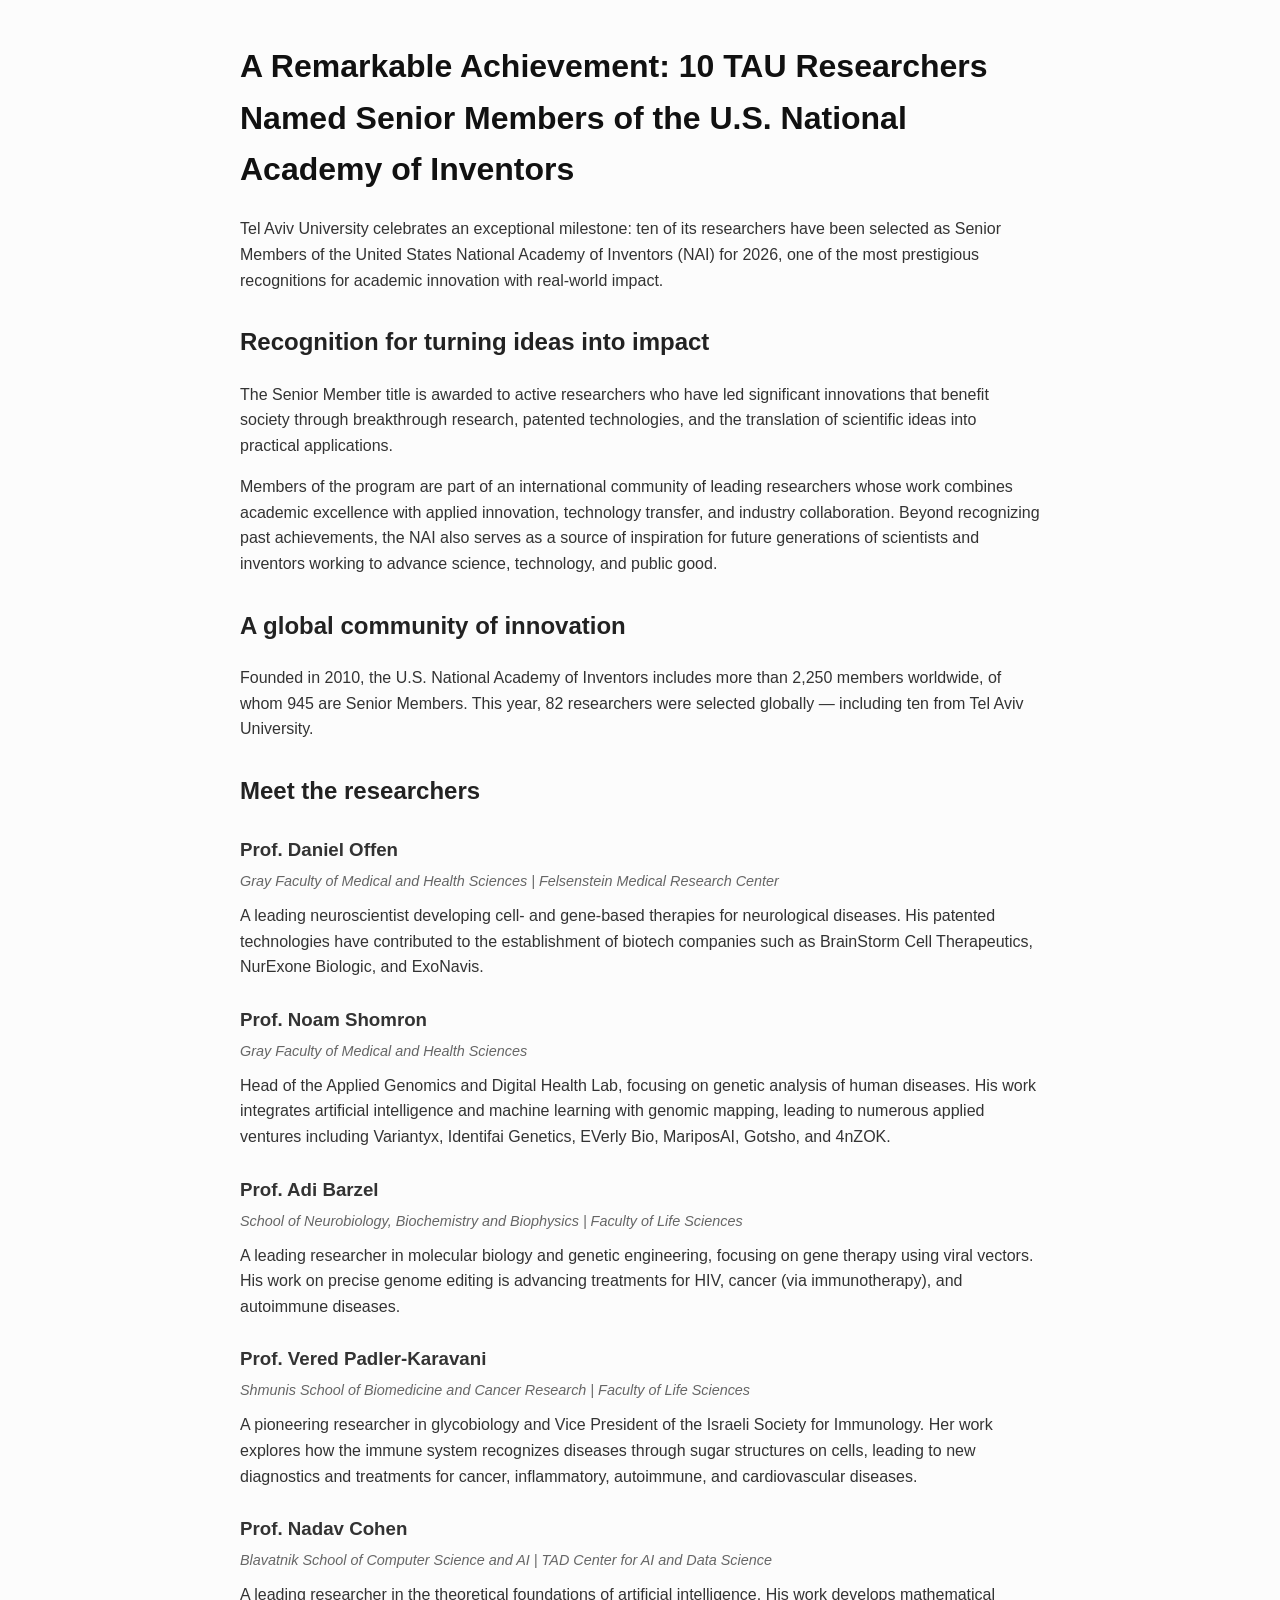
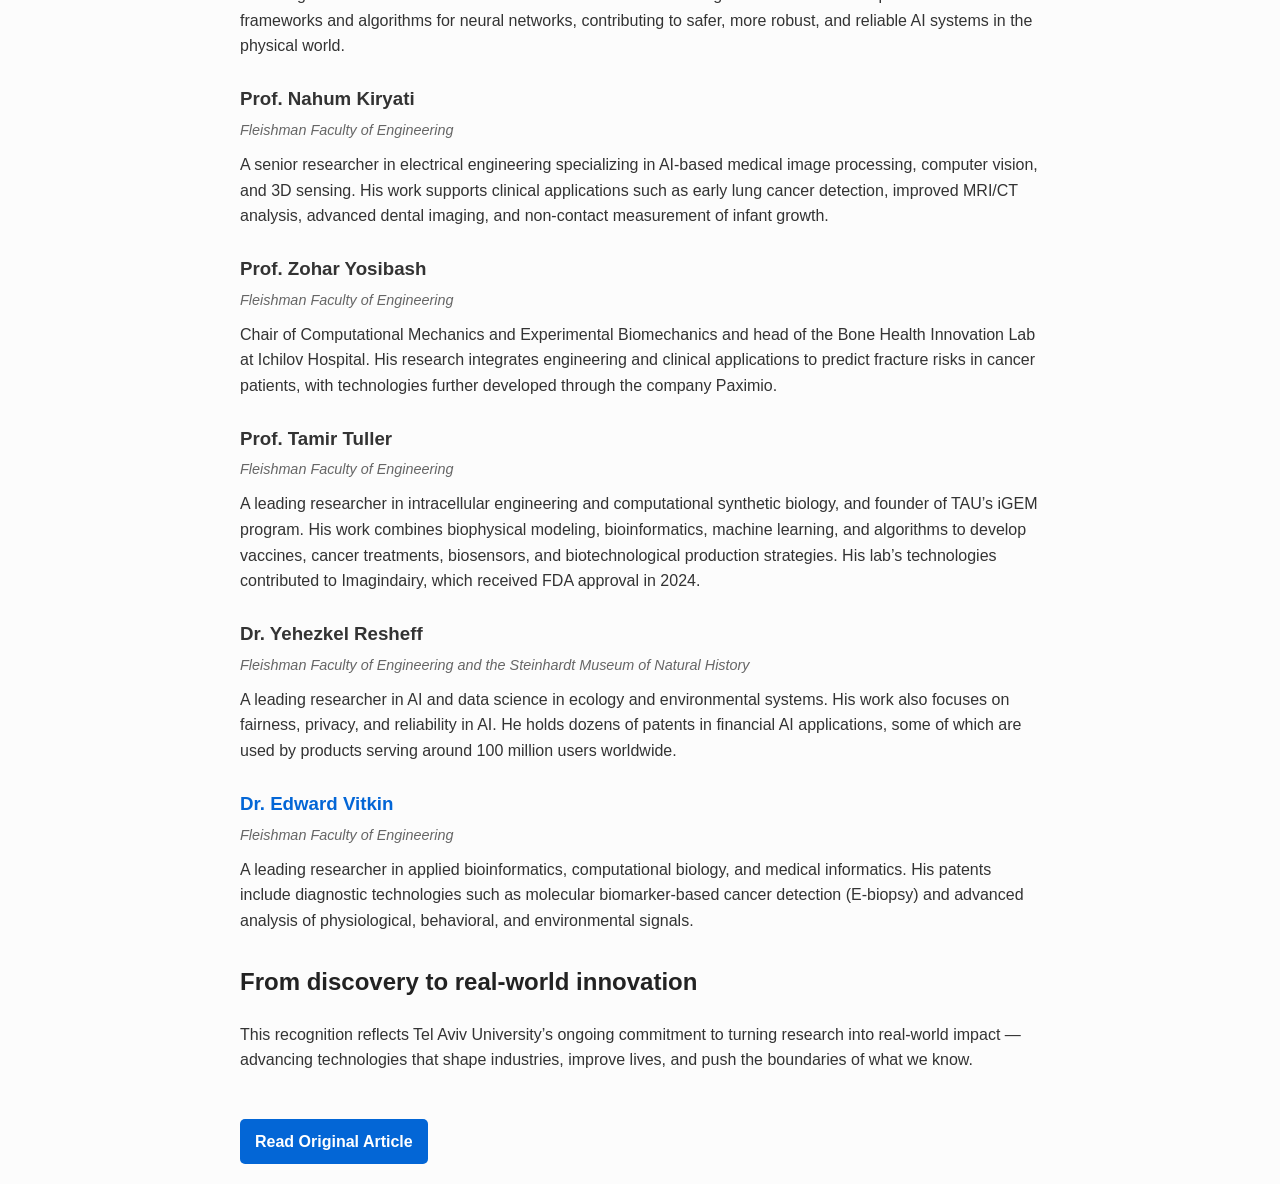
<file: edwardvitkin/innews/10-researchers-academy-of-inventors/index.html>
<!DOCTYPE html>
<html lang="en">
<head>
    <meta charset="utf-8">
    <meta name="viewport" content="width=device-width, initial-scale=1.0">
    <title>A Remarkable Achievement: 10 TAU Researchers Named Senior Members of the U.S. National Academy of Inventors</title>
    <style>
        body { font-family: -apple-system, BlinkMacSystemFont, "Segoe UI", Roboto, Helvetica, Arial, sans-serif; line-height: 1.6; color: #333; max-width: 800px; margin: 0 auto; padding: 20px; background-color: #fcfcfc; }
        h1 { color: #111; }
        h2 { color: #222; margin-top: 30px; }
        h3 { color: #333; margin-top: 25px; margin-bottom: 5px; }
        a { color: #0366d6; text-decoration: none; }
        a:hover { text-decoration: underline; }
        .original-link { display: inline-block; margin-top: 30px; padding: 10px 15px; background: #0366d6; color: white; border-radius: 5px; font-weight: bold; }
        .original-link:hover { text-decoration: none; background: #024b9c; }
        .researcher-affiliation { font-size: 0.9em; color: #666; margin-top: 0; margin-bottom: 10px; font-style: italic; }
        .researcher-desc { margin-top: 0; }
    </style>
</head>
<body>
    <h1>A Remarkable Achievement: 10 TAU Researchers Named Senior Members of the U.S. National Academy of Inventors</h1>
    <p>Tel Aviv University celebrates an exceptional milestone: ten of its researchers have been selected as Senior Members of the United States National Academy of Inventors (NAI) for 2026, one of the most prestigious recognitions for academic innovation with real-world impact.</p>
    
    <h2>Recognition for turning ideas into impact</h2>
    <p>The Senior Member title is awarded to active researchers who have led significant innovations that benefit society through breakthrough research, patented technologies, and the translation of scientific ideas into practical applications.</p>
    <p>Members of the program are part of an international community of leading researchers whose work combines academic excellence with applied innovation, technology transfer, and industry collaboration. Beyond recognizing past achievements, the NAI also serves as a source of inspiration for future generations of scientists and inventors working to advance science, technology, and public good.</p>

    <h2>A global community of innovation</h2>
    <p>Founded in 2010, the U.S. National Academy of Inventors includes more than 2,250 members worldwide, of whom 945 are Senior Members. This year, 82 researchers were selected globally — including ten from Tel Aviv University.</p>

    <h2>Meet the researchers</h2>
    
    <h3>Prof. Daniel Offen</h3>
    <p class="researcher-affiliation">Gray Faculty of Medical and Health Sciences | Felsenstein Medical Research Center</p>
    <p class="researcher-desc">A leading neuroscientist developing cell- and gene-based therapies for neurological diseases. His patented technologies have contributed to the establishment of biotech companies such as BrainStorm Cell Therapeutics, NurExone Biologic, and ExoNavis.</p>

    <h3>Prof. Noam Shomron</h3>
    <p class="researcher-affiliation">Gray Faculty of Medical and Health Sciences</p>
    <p class="researcher-desc">Head of the Applied Genomics and Digital Health Lab, focusing on genetic analysis of human diseases. His work integrates artificial intelligence and machine learning with genomic mapping, leading to numerous applied ventures including Variantyx, Identifai Genetics, EVerly Bio, MariposAI, Gotsho, and 4nZOK.</p>

    <h3>Prof. Adi Barzel</h3>
    <p class="researcher-affiliation">School of Neurobiology, Biochemistry and Biophysics | Faculty of Life Sciences</p>
    <p class="researcher-desc">A leading researcher in molecular biology and genetic engineering, focusing on gene therapy using viral vectors. His work on precise genome editing is advancing treatments for HIV, cancer (via immunotherapy), and autoimmune diseases.</p>

    <h3>Prof. Vered Padler-Karavani</h3>
    <p class="researcher-affiliation">Shmunis School of Biomedicine and Cancer Research | Faculty of Life Sciences</p>
    <p class="researcher-desc">A pioneering researcher in glycobiology and Vice President of the Israeli Society for Immunology. Her work explores how the immune system recognizes diseases through sugar structures on cells, leading to new diagnostics and treatments for cancer, inflammatory, autoimmune, and cardiovascular diseases.</p>

    <h3>Prof. Nadav Cohen</h3>
    <p class="researcher-affiliation">Blavatnik School of Computer Science and AI | TAD Center for AI and Data Science</p>
    <p class="researcher-desc">A leading researcher in the theoretical foundations of artificial intelligence. His work develops mathematical frameworks and algorithms for neural networks, contributing to safer, more robust, and reliable AI systems in the physical world.</p>

    <h3>Prof. Nahum Kiryati</h3>
    <p class="researcher-affiliation">Fleishman Faculty of Engineering</p>
    <p class="researcher-desc">A senior researcher in electrical engineering specializing in AI-based medical image processing, computer vision, and 3D sensing. His work supports clinical applications such as early lung cancer detection, improved MRI/CT analysis, advanced dental imaging, and non-contact measurement of infant growth.</p>

    <h3>Prof. Zohar Yosibash</h3>
    <p class="researcher-affiliation">Fleishman Faculty of Engineering</p>
    <p class="researcher-desc">Chair of Computational Mechanics and Experimental Biomechanics and head of the Bone Health Innovation Lab at Ichilov Hospital. His research integrates engineering and clinical applications to predict fracture risks in cancer patients, with technologies further developed through the company Paximio.</p>

    <h3>Prof. Tamir Tuller</h3>
    <p class="researcher-affiliation">Fleishman Faculty of Engineering</p>
    <p class="researcher-desc">A leading researcher in intracellular engineering and computational synthetic biology, and founder of TAU’s iGEM program. His work combines biophysical modeling, bioinformatics, machine learning, and algorithms to develop vaccines, cancer treatments, biosensors, and biotechnological production strategies. His lab’s technologies contributed to Imagindairy, which received FDA approval in 2024.</p>

    <h3>Dr. Yehezkel Resheff</h3>
    <p class="researcher-affiliation">Fleishman Faculty of Engineering and the Steinhardt Museum of Natural History</p>
    <p class="researcher-desc">A leading researcher in AI and data science in ecology and environmental systems. His work also focuses on fairness, privacy, and reliability in AI. He holds dozens of patents in financial AI applications, some of which are used by products serving around 100 million users worldwide.</p>

    <h3 style="color: #0366d6;">Dr. Edward Vitkin</h3>
    <p class="researcher-affiliation">Fleishman Faculty of Engineering</p>
    <p class="researcher-desc">A leading researcher in applied bioinformatics, computational biology, and medical informatics. His patents include diagnostic technologies such as molecular biomarker-based cancer detection (E-biopsy) and advanced analysis of physiological, behavioral, and environmental signals.</p>

    <h2>From discovery to real-world innovation</h2>
    <p>This recognition reflects Tel Aviv University’s ongoing commitment to turning research into real-world impact — advancing technologies that shape industries, improve lives, and push the boundaries of what we know.</p>
    
    <a href="https://english.tau.ac.il/news/10-researchers-academy-of-inventors" class="original-link" target="_blank">Read Original Article</a>
</body>
</html>
</file>
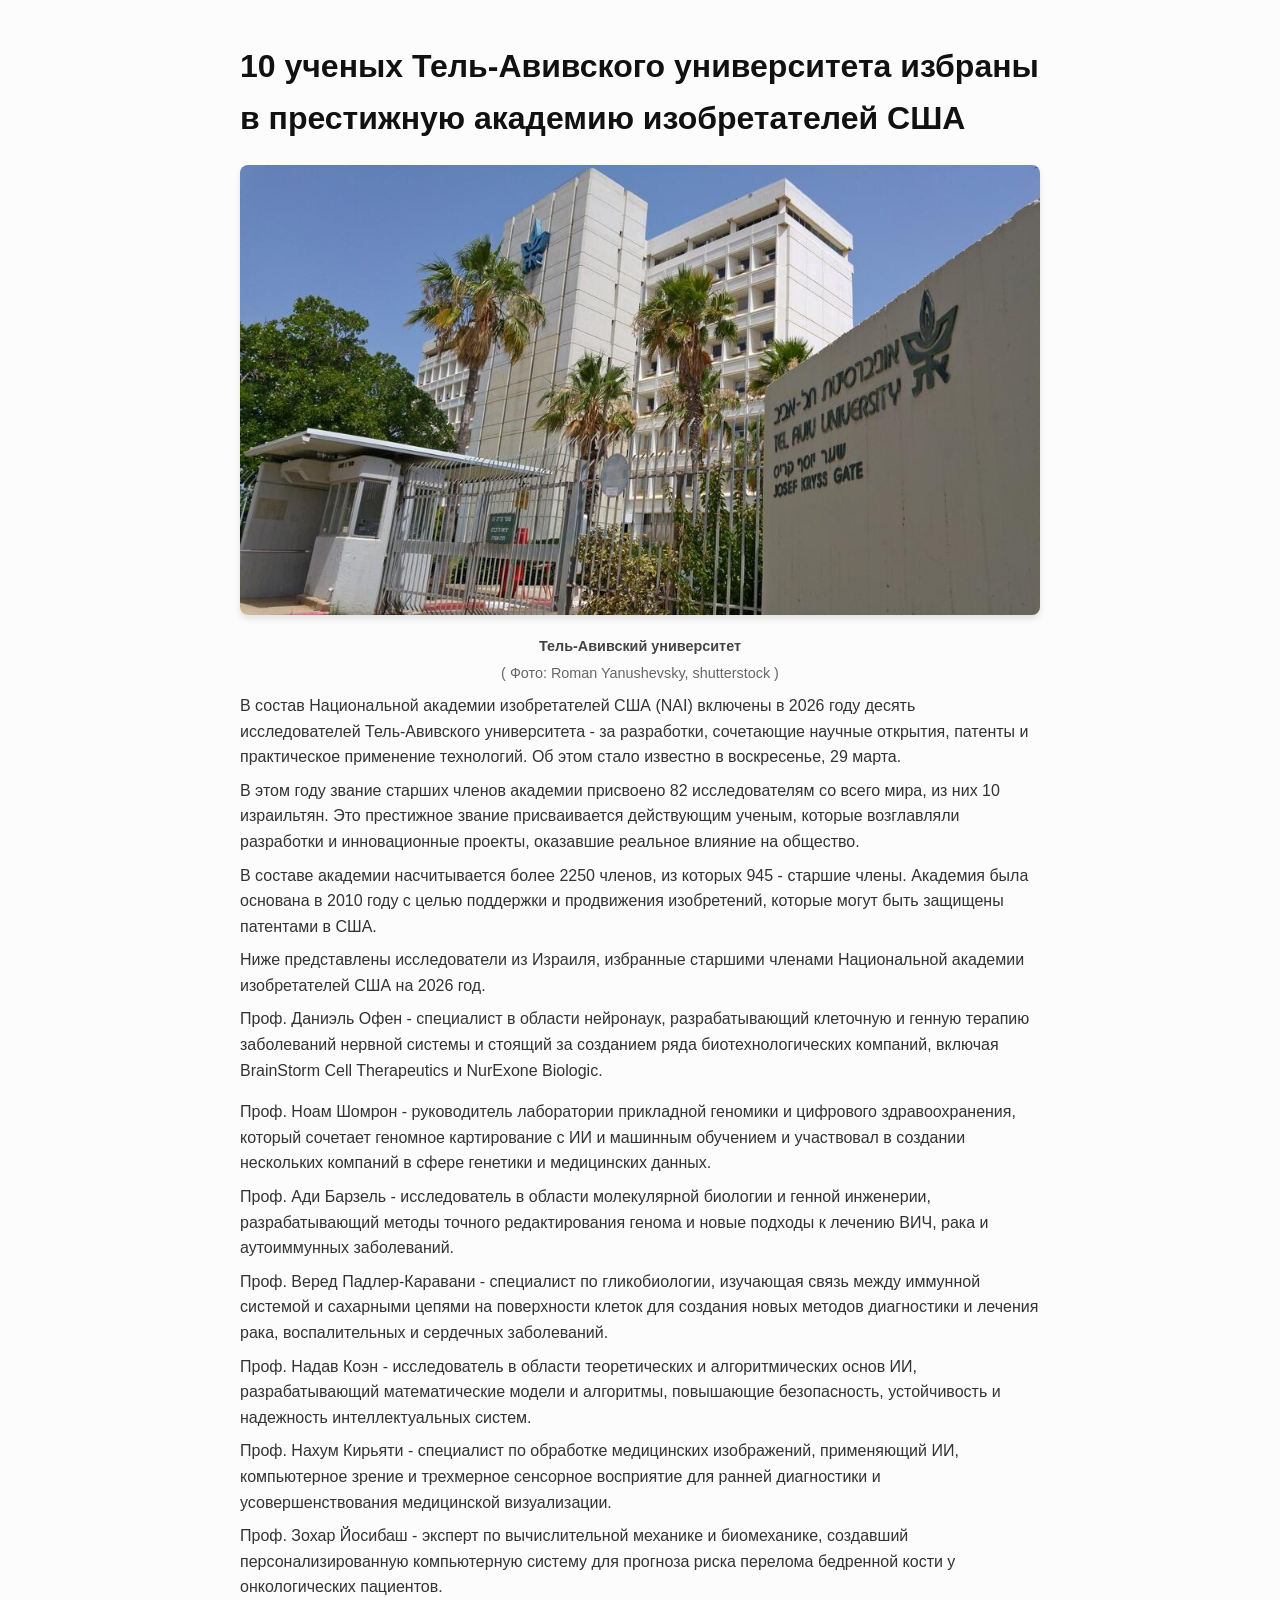
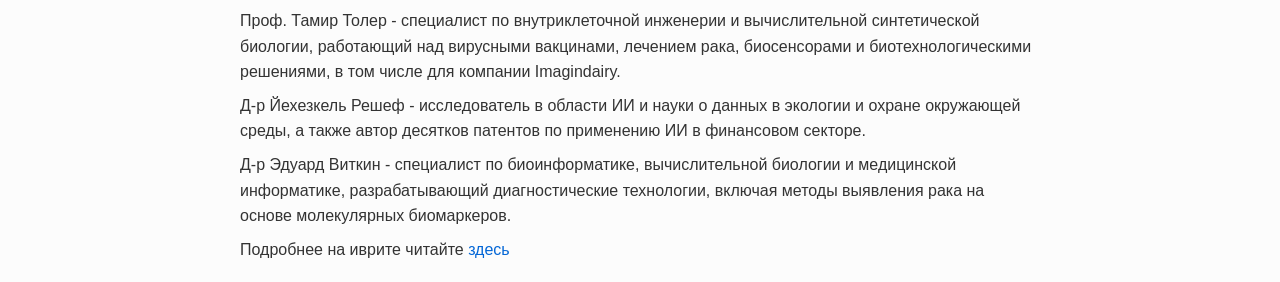
<file: edwardvitkin/innews/10-ученых-тель-авивского-университета-избраны-в-престижную-академию-изобретателей-сша/index.html>
<!DOCTYPE html>
<html lang="en">
<head>
    <meta charset="utf-8">
    <meta name="viewport" content="width=device-width, initial-scale=1.0">
    <title>10 ученых Тель-Авивского университета избраны в престижную академию изобретателей США</title>
    <style>
        body {
            font-family: -apple-system, BlinkMacSystemFont, "Segoe UI", Roboto, Helvetica, Arial, sans-serif;
            line-height: 1.6;
            color: #333;
            max-width: 800px;
            margin: 0 auto;
            padding: 20px;
            background-color: #fcfcfc;
        }
        h1 {
            color: #111;
        }
        img {
            max-width: 100%;
            height: auto;
            display: block;
            margin: 20px auto;
            border-radius: 8px;
            box-shadow: 0 4px 6px rgba(0,0,0,0.1);
        }
        figure { 
            margin: 0; 
            text-align: center;
        }
        figcaption {
            font-size: 0.9em;
            color: #666;
            margin-top: 8px;
        }
        a {
            color: #0366d6;
            text-decoration: none;
        }
        a:hover {
            text-decoration: underline;
        }
        pre, code {
            background-color: #f6f8fa;
            border-radius: 6px;
            padding: 0.2em 0.4em;
        }
        pre {
            padding: 16px;
            overflow: auto;
        }
        
        /* Layout fixes for missing site-specific CSS */
        .galleryCounterExpand, .expand, .mobileView { 
            display: none !important; 
        }
        .ImageDetails {
            margin-top: 8px;
            font-size: 0.9em;
            color: #666;
        }
        .ImageDetails p {
            margin: 0;
            display: inline-block;
        }
        .ImageCaption {
            font-weight: bold;
            display: block !important;
            color: #444;
            margin-bottom: 4px !important;
        }
        .text_editor_paragraph p {
            margin: 0.5em 0;
        }
    </style>
</head>
<body>
    <h1>10 ученых Тель-Авивского университета избраны в престижную академию изобретателей США</h1>
    <html>
 <body>
  <div>
   <div data-contents="true">
    <figure contenteditable="false" data-block="true" data-editor="de36k" data-offset-key="8u1db-0-0">
     <div class="ArticleImageComponenta englishSite full_wide firstImageInArticle">
      <a aria-label="open article gallery" class="gelleryOpener" data-image-id="ArticleImageData.Byxw11a8Ljbx" id="image_ArticleImageData.Byxw11a8Ljbx">
       <p class="galleryCounterExpand">
        <span class="numOfImg">
         1
        </span>
        Еще фото
       </p>
       <p aria-hidden="true" class="expand">
       </p>
       <img alt='אוניברסיטת ת"א ' aria-hidden="false" id="ReduxEditableImage_ArticleImageData.Byxw11a8Ljbx" src="images/S1OlfKRjn_1_0_1000_562_0_x-large.jpg" title="Тель-Авивский университет (Фото: Roman Yanushevsky, shutterstock) "/>
      </a>
      <span class="mobileView">
      </span>
      <div class="ImageDetails">
       <p class="ImageCaption">
        <span class="" contenteditable="false" disabled="">
         Тель-Авивский университет
        </span>
       </p>
       <p class="ImageCredit">
        (
        <span class="" contenteditable="false" disabled="">
         Фото: Roman Yanushevsky, shutterstock
        </span>
        )
       </p>
      </div>
     </div>
    </figure>
    <div class="text_editor_paragraph ltr" data-block="true" data-editor="de36k" data-offset-key="cbag4-0-0">
     <p class="public-DraftStyleDefault-block public-DraftStyleDefault-ltr" data-offset-key="cbag4-0-0">
      <span data-offset-key="cbag4-0-0">
       <span data-text="true">
        В состав Национальной академии изобретателей США (NAI) включены в 2026 году десять исследователей Тель-Авивского университета - за разработки, сочетающие научные открытия, патенты и практическое применение технологий. Об этом стало известно в воскресенье, 29 марта.
       </span>
      </span>
     </p>
    </div>
    <div class="text_editor_paragraph ltr" data-block="true" data-editor="de36k" data-offset-key="1g9km-0-0">
     <p class="public-DraftStyleDefault-block public-DraftStyleDefault-ltr" data-offset-key="1g9km-0-0">
      <span data-offset-key="1g9km-0-0">
       <span data-text="true">
        В этом году звание старших членов академии присвоено 82 исследователям со всего мира, из них 10 израильтян.  Это престижное звание присваивается действующим ученым, которые возглавляли разработки и инновационные проекты, оказавшие реальное влияние на общество.
       </span>
      </span>
     </p>
    </div>
    <div class="text_editor_paragraph ltr" data-block="true" data-editor="de36k" data-offset-key="6tvf-0-0">
     <p class="public-DraftStyleDefault-block public-DraftStyleDefault-ltr" data-offset-key="6tvf-0-0">
      <span data-offset-key="6tvf-0-0">
       <span data-text="true">
        В составе академии насчитывается более 2250 членов, из которых 945 - старшие члены. Академия была основана в 2010 году с целью поддержки и продвижения изобретений, которые могут быть защищены патентами в США.
       </span>
      </span>
     </p>
    </div>
    <div class="text_editor_paragraph ltr" data-block="true" data-editor="de36k" data-offset-key="54c51-0-0">
     <p class="public-DraftStyleDefault-block public-DraftStyleDefault-ltr" data-offset-key="54c51-0-0">
      <span data-offset-key="54c51-0-0">
       <span data-text="true">
        Ниже представлены исследователи из Израиля, избранные старшими членами Национальной академии изобретателей США на 2026 год.
       </span>
      </span>
     </p>
    </div>
    <div class="text_editor_paragraph ltr" data-block="true" data-editor="de36k" data-offset-key="4hm62-0-0">
     <p class="public-DraftStyleDefault-block public-DraftStyleDefault-ltr" data-offset-key="4hm62-0-0">
      <span data-offset-key="4hm62-0-0">
       <span data-text="true">
        Проф. Даниэль Офен
       </span>
      </span>
      <span data-offset-key="4hm62-0-1">
       <span data-text="true">
        - специалист в области нейронаук, разрабатывающий клеточную и генную терапию заболеваний нервной системы и стоящий за созданием ряда биотехнологических компаний, включая BrainStorm Cell Therapeutics и NurExone Biologic.
       </span>
      </span>
     </p>
    </div>
    <p id="Taboola-inline-video">
    </p>
    <div class="text_editor_paragraph ltr" data-block="true" data-editor="de36k" data-offset-key="dbq6v-0-0">
     <p class="public-DraftStyleDefault-block public-DraftStyleDefault-ltr" data-offset-key="dbq6v-0-0">
      <span data-offset-key="dbq6v-0-0">
       <span data-text="true">
        Проф. Ноам Шомрон
       </span>
      </span>
      <span data-offset-key="dbq6v-0-1">
       <span data-text="true">
        - руководитель лаборатории прикладной геномики и цифрового здравоохранения, который сочетает геномное картирование с ИИ и машинным обучением и участвовал в создании нескольких компаний в сфере генетики и медицинских данных.
       </span>
      </span>
     </p>
    </div>
    <div class="text_editor_paragraph ltr" data-block="true" data-editor="de36k" data-offset-key="egvoj-0-0">
     <p class="public-DraftStyleDefault-block public-DraftStyleDefault-ltr" data-offset-key="egvoj-0-0">
      <span data-offset-key="egvoj-0-0">
       <span data-text="true">
        Проф. Ади Барзель
       </span>
      </span>
      <span data-offset-key="egvoj-0-1">
       <span data-text="true">
        - исследователь в области молекулярной биологии и генной инженерии, разрабатывающий методы точного редактирования генома и новые подходы к лечению ВИЧ, рака и аутоиммунных заболеваний.
       </span>
      </span>
     </p>
    </div>
    <div class="text_editor_paragraph ltr" data-block="true" data-editor="de36k" data-offset-key="eul3c-0-0">
     <p class="public-DraftStyleDefault-block public-DraftStyleDefault-ltr" data-offset-key="eul3c-0-0">
      <span data-offset-key="eul3c-0-0">
       <span data-text="true">
        Проф. Веред Падлер-Каравани
       </span>
      </span>
      <span data-offset-key="eul3c-0-1">
       <span data-text="true">
        - специалист по гликобиологии, изучающая связь между иммунной системой и сахарными цепями на поверхности клеток для создания новых методов диагностики и лечения рака, воспалительных и сердечных заболеваний.
       </span>
      </span>
     </p>
    </div>
    <div class="text_editor_paragraph ltr" data-block="true" data-editor="de36k" data-offset-key="9ajtd-0-0">
     <p class="public-DraftStyleDefault-block public-DraftStyleDefault-ltr" data-offset-key="9ajtd-0-0">
      <span data-offset-key="9ajtd-0-0">
       <span data-text="true">
        Проф. Надав Коэн
       </span>
      </span>
      <span data-offset-key="9ajtd-0-1">
       <span data-text="true">
        - исследователь в области теоретических и алгоритмических основ ИИ, разрабатывающий математические модели и алгоритмы, повышающие безопасность, устойчивость и надежность интеллектуальных систем.
       </span>
      </span>
     </p>
    </div>
    <div class="text_editor_paragraph ltr" data-block="true" data-editor="de36k" data-offset-key="7mls9-0-0">
     <p class="public-DraftStyleDefault-block public-DraftStyleDefault-ltr" data-offset-key="7mls9-0-0">
      <span data-offset-key="7mls9-0-0">
       <span data-text="true">
        Проф. Нахум Кирьяти
       </span>
      </span>
      <span data-offset-key="7mls9-0-1">
       <span data-text="true">
        - специалист по обработке медицинских изображений, применяющий ИИ, компьютерное зрение и трехмерное сенсорное восприятие для ранней диагностики и усовершенствования медицинской визуализации.
       </span>
      </span>
     </p>
    </div>
    <div class="text_editor_paragraph ltr" data-block="true" data-editor="de36k" data-offset-key="fvlca-0-0">
     <p class="public-DraftStyleDefault-block public-DraftStyleDefault-ltr" data-offset-key="fvlca-0-0">
      <span data-offset-key="fvlca-0-0">
       <span data-text="true">
        Проф. Зохар Йосибаш
       </span>
      </span>
      <span data-offset-key="fvlca-0-1">
       <span data-text="true">
        - эксперт по вычислительной механике и биомеханике, создавший персонализированную компьютерную систему для прогноза риска перелома бедренной кости у онкологических пациентов.
       </span>
      </span>
     </p>
    </div>
    <div class="text_editor_paragraph ltr" data-block="true" data-editor="de36k" data-offset-key="k6ah-0-0">
     <p class="public-DraftStyleDefault-block public-DraftStyleDefault-ltr" data-offset-key="k6ah-0-0">
      <span data-offset-key="k6ah-0-0">
       <span data-text="true">
        Проф. Тамир Толер
       </span>
      </span>
      <span data-offset-key="k6ah-0-1">
       <span data-text="true">
        - специалист по внутриклеточной инженерии и вычислительной синтетической биологии, работающий над вирусными вакцинами, лечением рака, биосенсорами и биотехнологическими решениями, в том числе для компании Imagindairy.
       </span>
      </span>
     </p>
    </div>
    <div class="text_editor_paragraph ltr" data-block="true" data-editor="de36k" data-offset-key="ckamf-0-0">
     <p class="public-DraftStyleDefault-block public-DraftStyleDefault-ltr" data-offset-key="ckamf-0-0">
      <span data-offset-key="ckamf-0-0">
       <span data-text="true">
        Д-р Йехезкель Решеф
       </span>
      </span>
      <span data-offset-key="ckamf-0-1">
       <span data-text="true">
        - исследователь в области ИИ и науки о данных в экологии и охране окружающей среды, а также автор десятков патентов по применению ИИ в финансовом секторе.
       </span>
      </span>
     </p>
    </div>
    <div class="text_editor_paragraph ltr" data-block="true" data-editor="de36k" data-offset-key="9ntav-0-0">
     <p class="public-DraftStyleDefault-block public-DraftStyleDefault-ltr" data-offset-key="9ntav-0-0">
      <span data-offset-key="9ntav-0-0">
       <span data-text="true">
        Д-р Эдуард Виткин
       </span>
      </span>
      <span data-offset-key="9ntav-0-1">
       <span data-text="true">
        - специалист по биоинформатике, вычислительной биологии и медицинской информатике, разрабатывающий диагностические технологии, включая методы выявления рака на основе молекулярных биомаркеров.
       </span>
      </span>
     </p>
    </div>
    <div class="text_editor_paragraph ltr" data-block="true" data-editor="de36k" data-offset-key="4g1h9-0-0">
     <div class="public-DraftStyleDefault-block public-DraftStyleDefault-ltr" data-offset-key="4g1h9-0-0">
      <span data-offset-key="4g1h9-0-0">
       <span data-text="true">
        Подробнее на иврите читайте
       </span>
      </span>
      <a href="https://www.ynet.co.il/environment-science/article/rjf9t4uswg" id="ryfQetVTnuabg" target="_blank" title="открывается в новой вкладке">
       <span data-offset-key="4g1h9-1-0">
        <span data-text="true">
         здесь
        </span>
       </span>
      </a>
     </div>
    </div>
   </div>
  </div>
 </body>
</html>

</body>
</html>
</file>
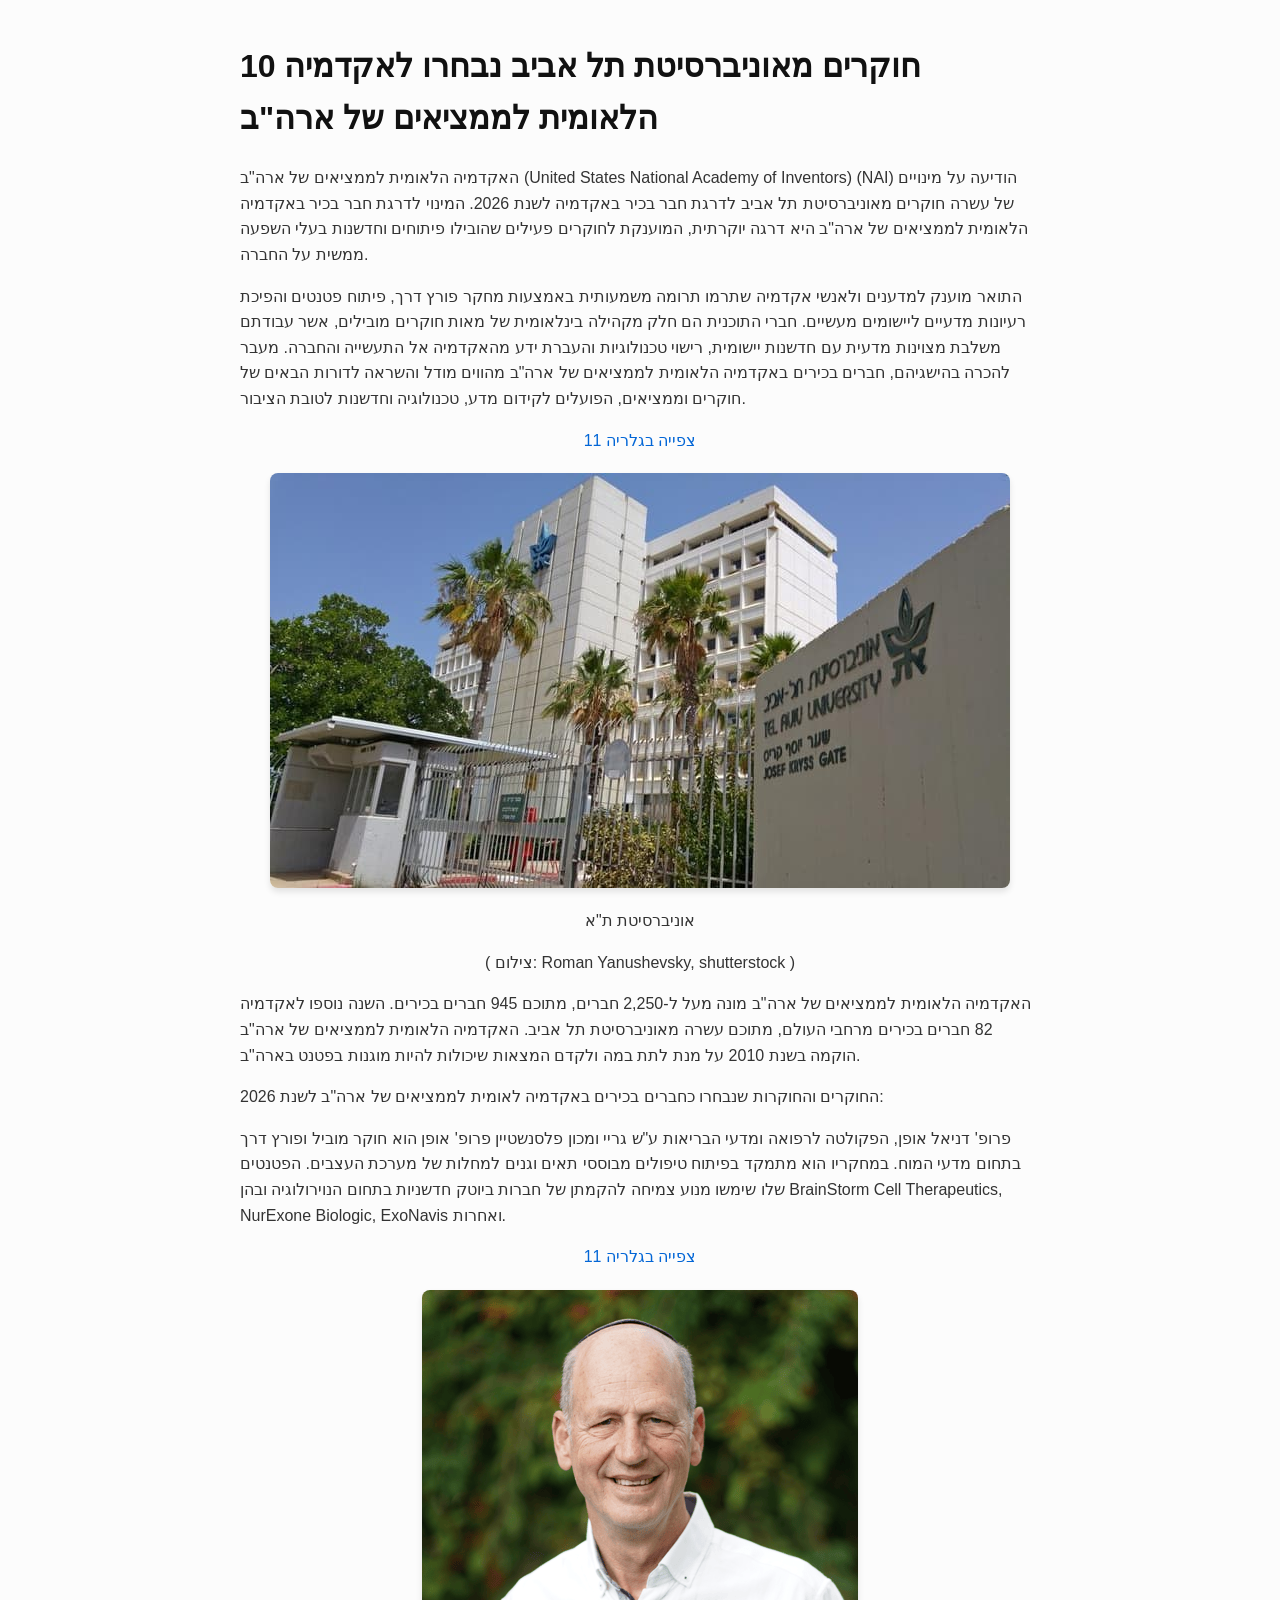
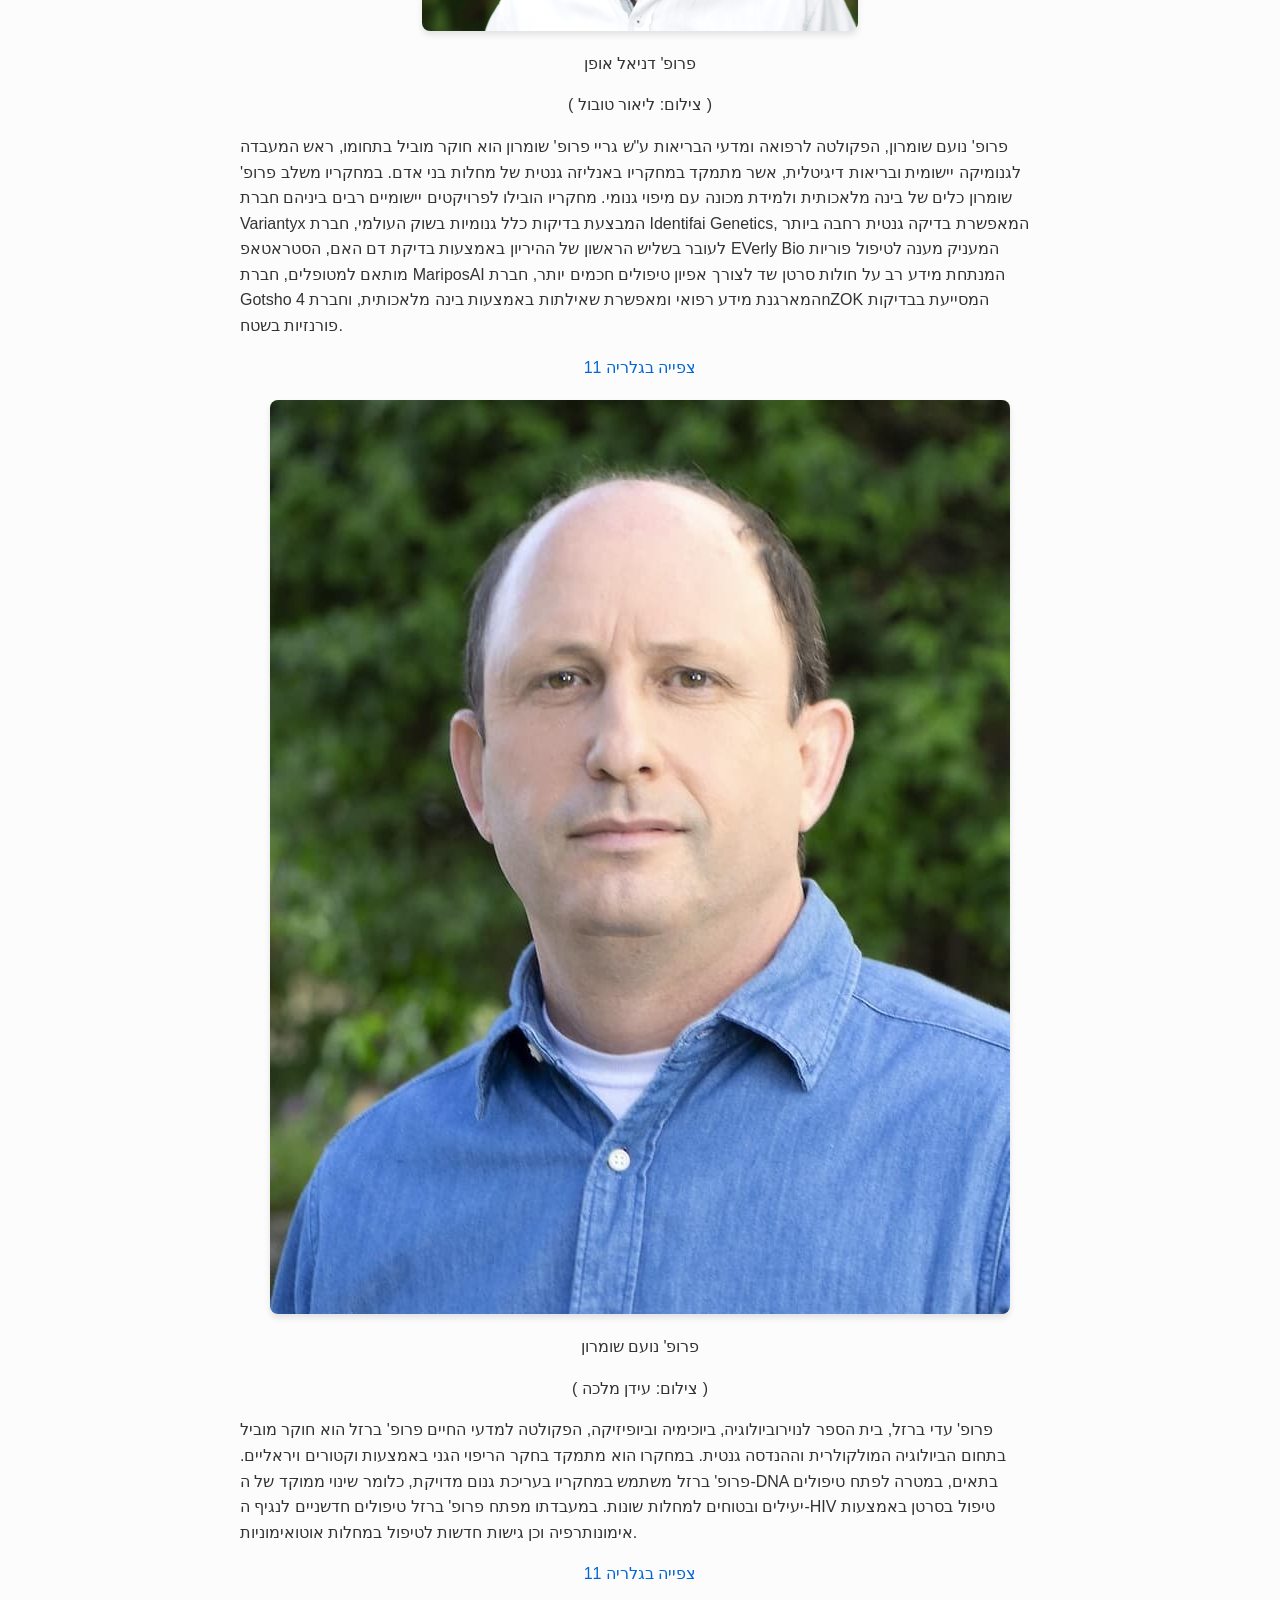
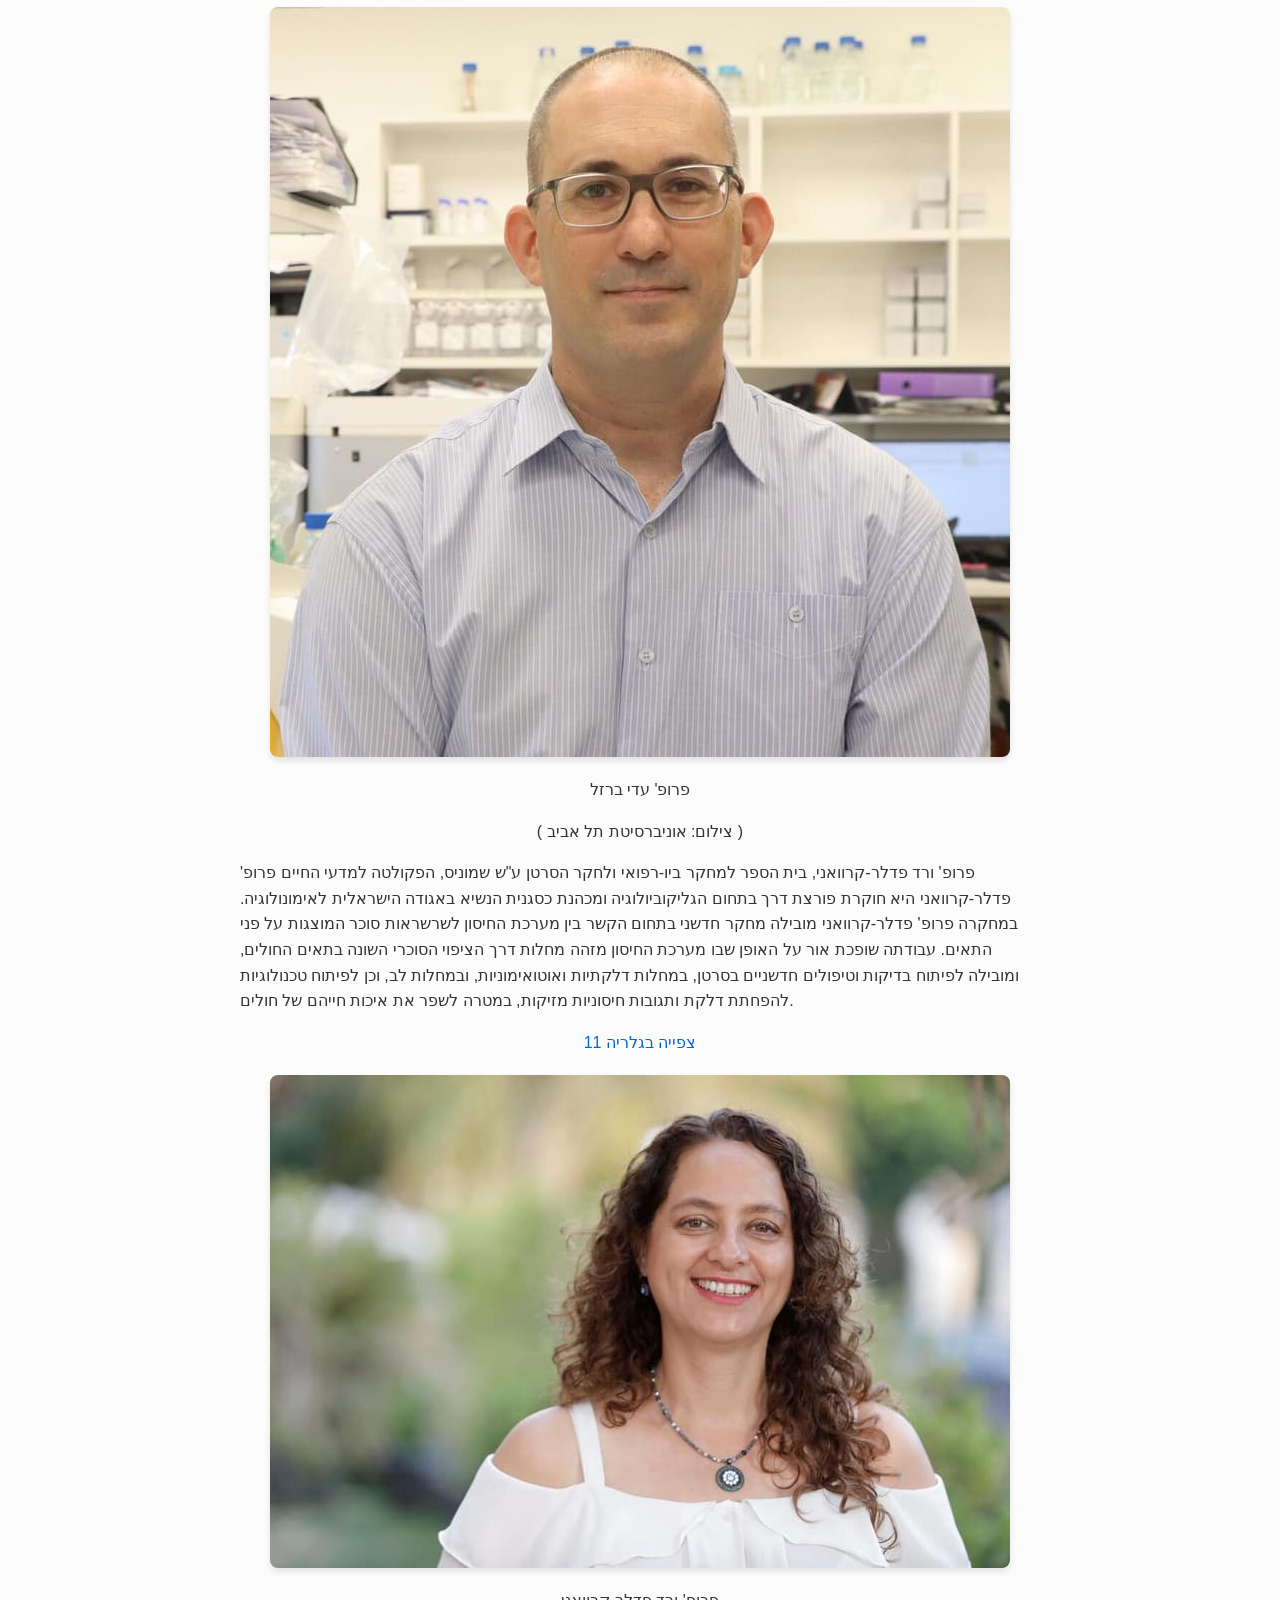
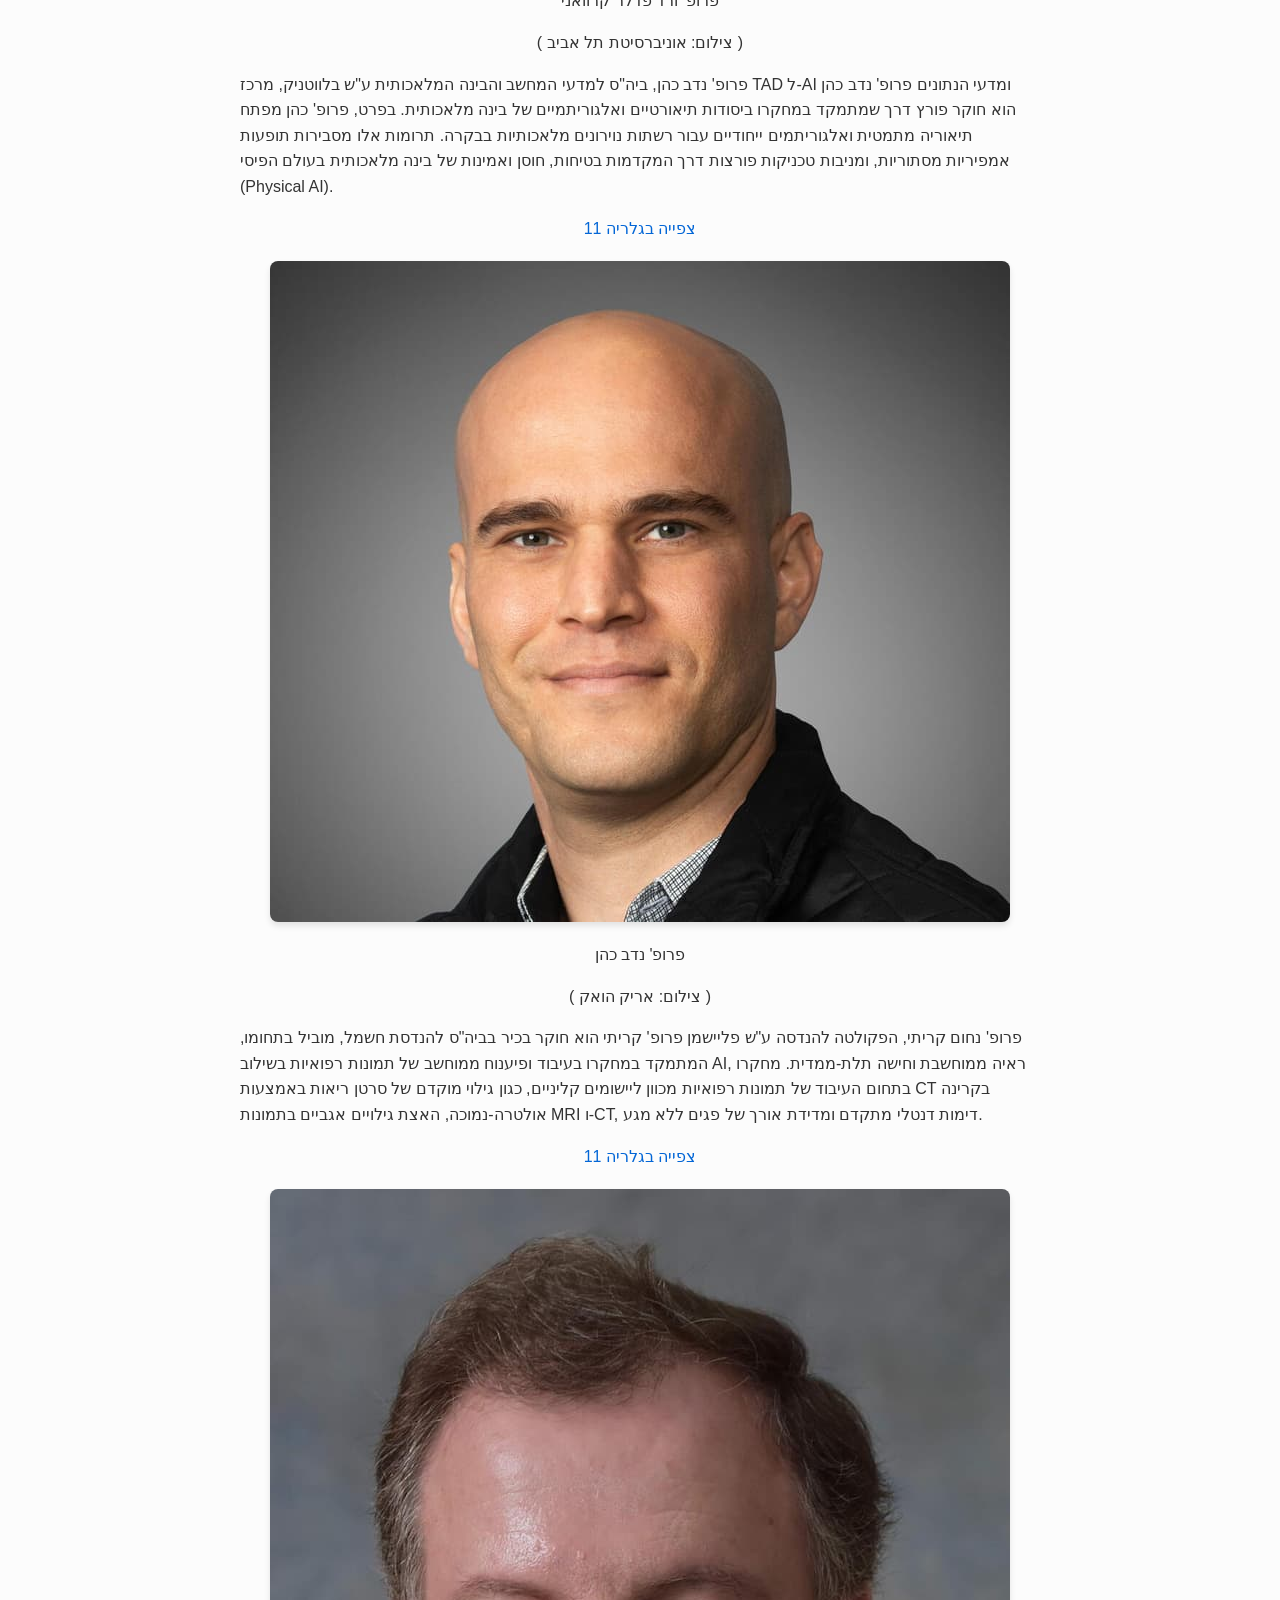
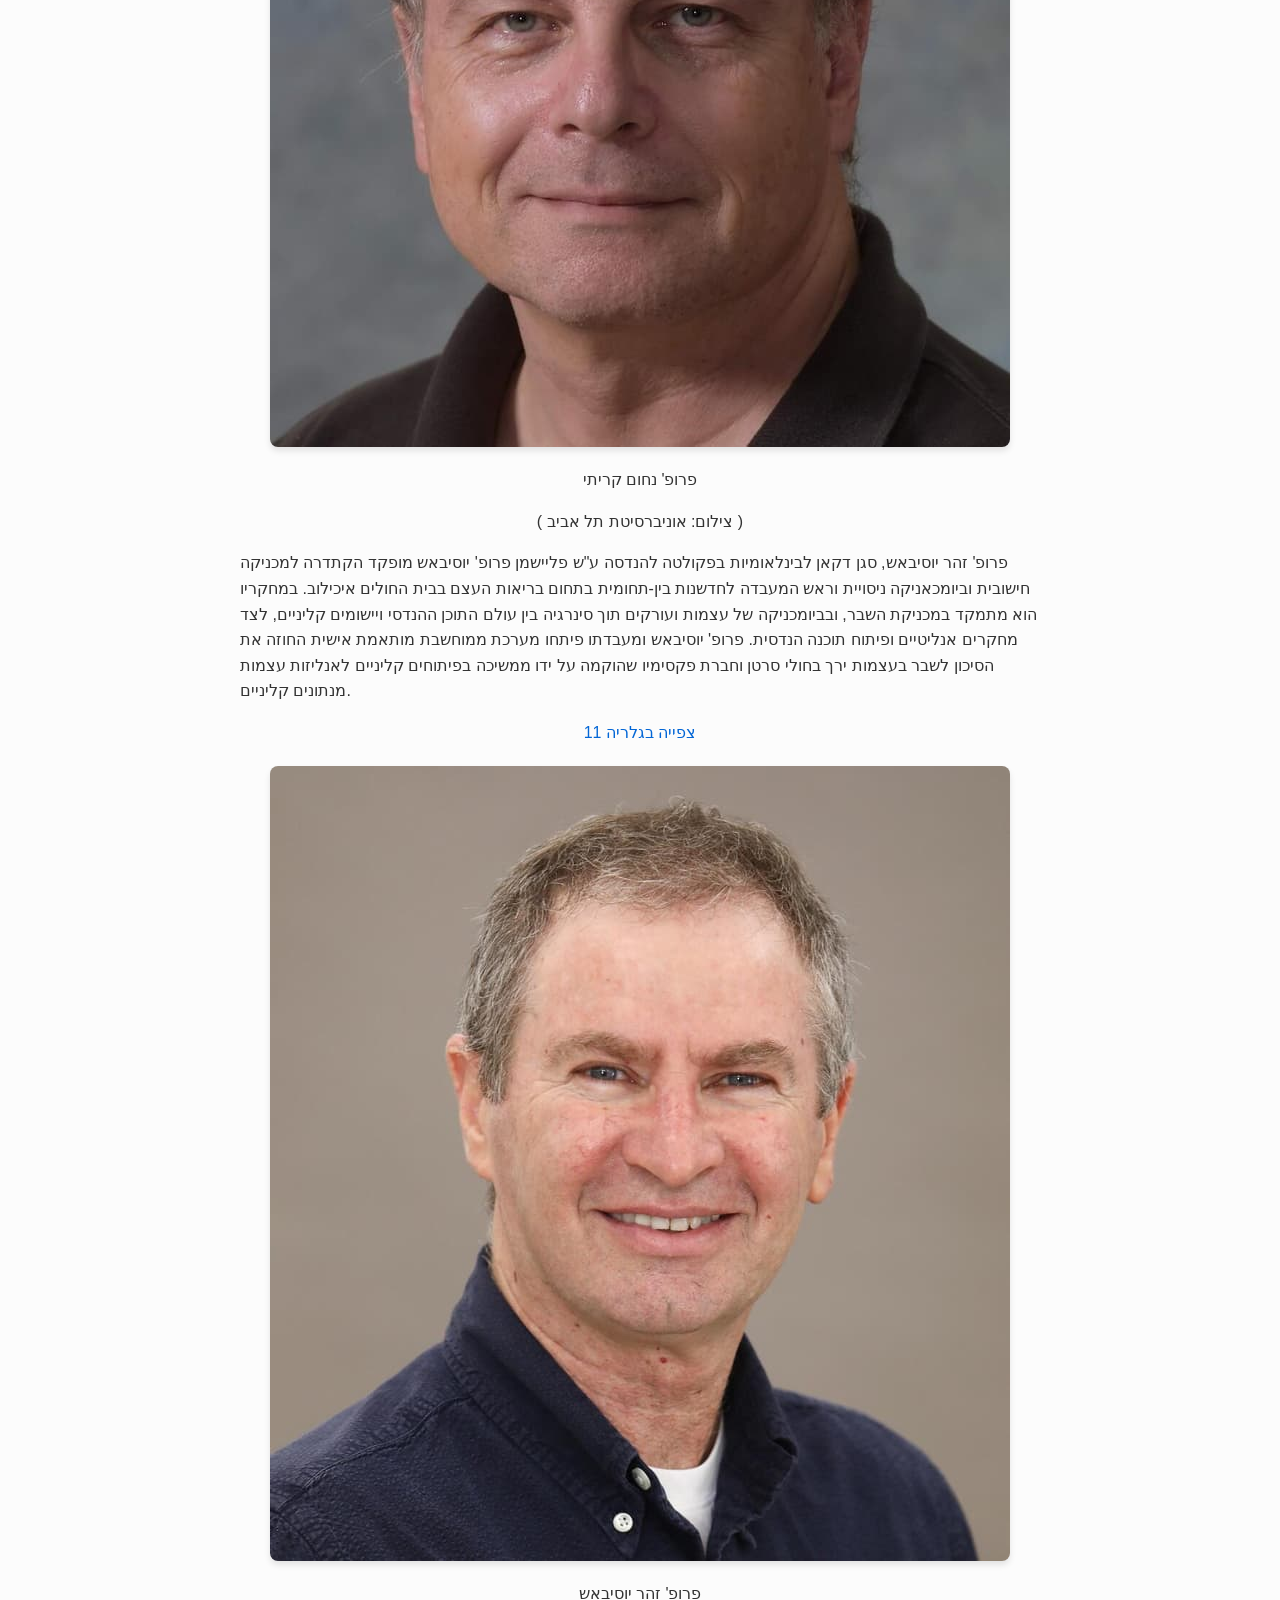
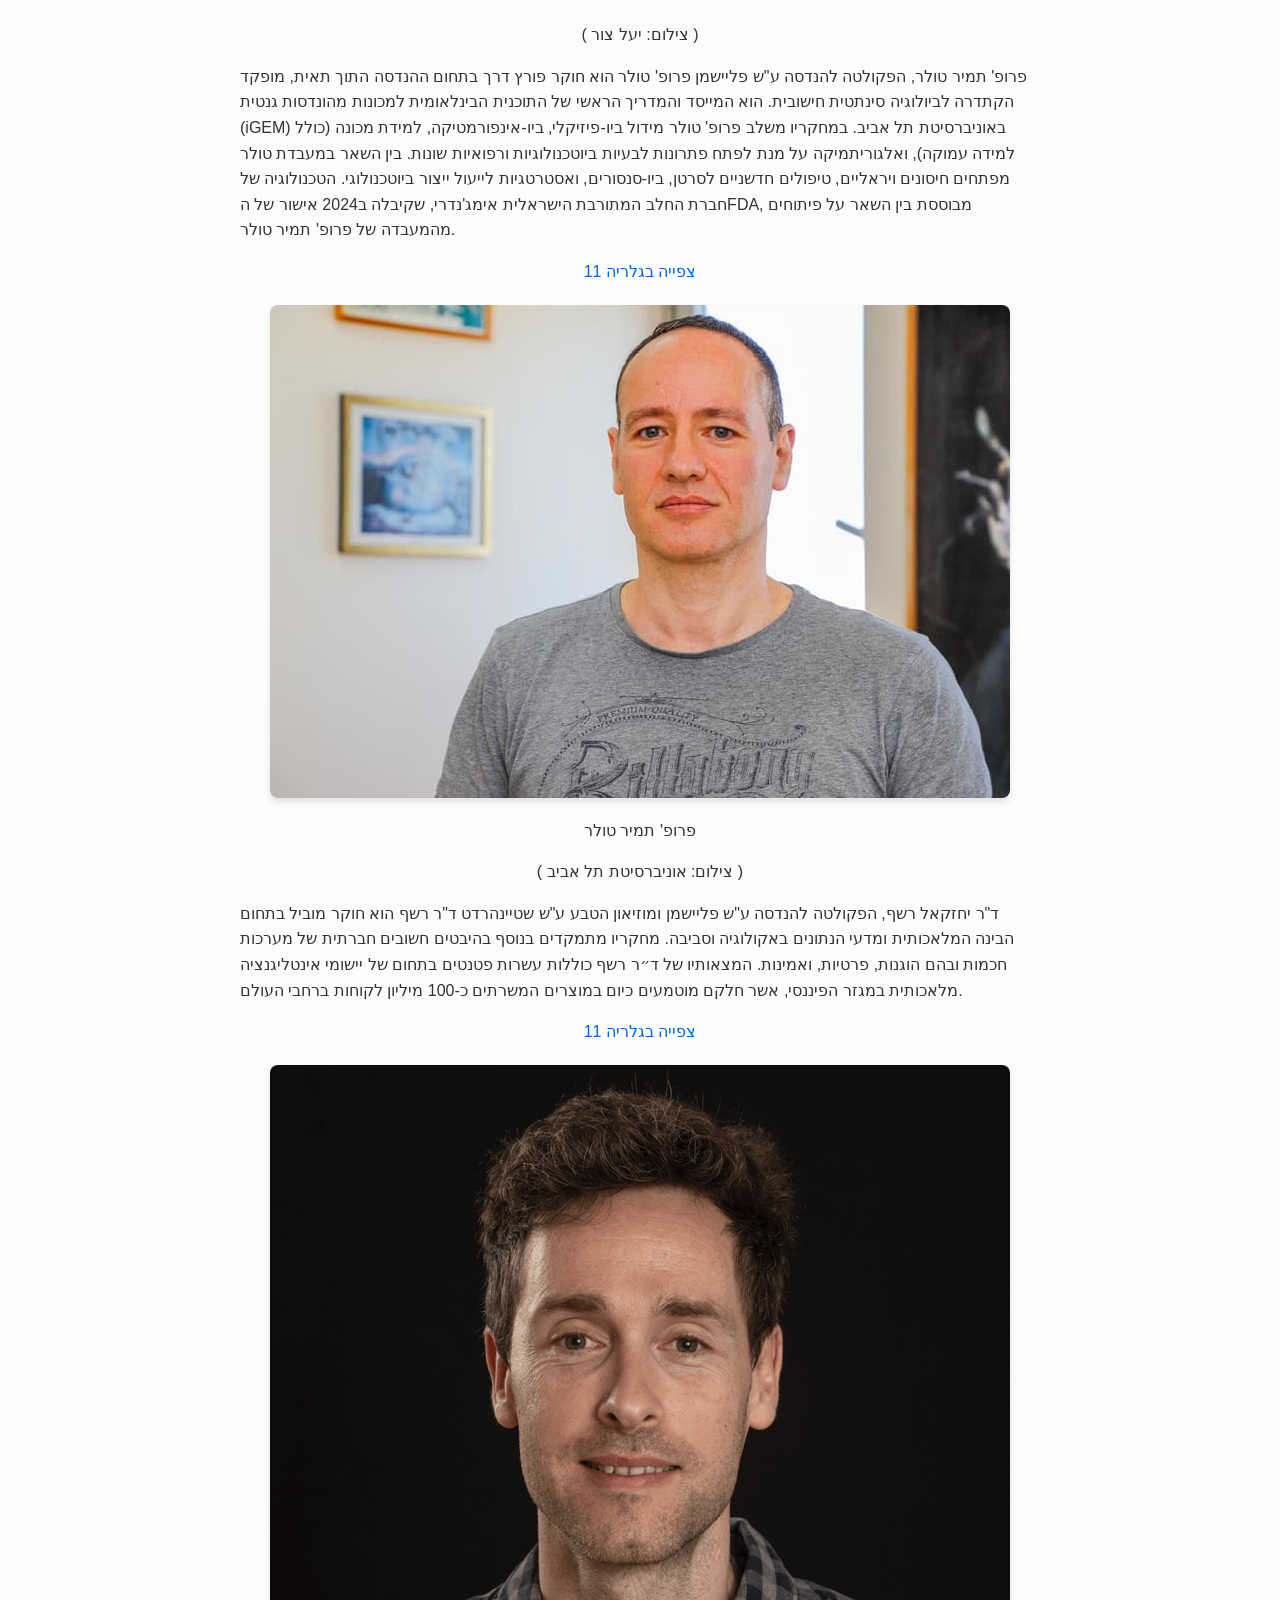
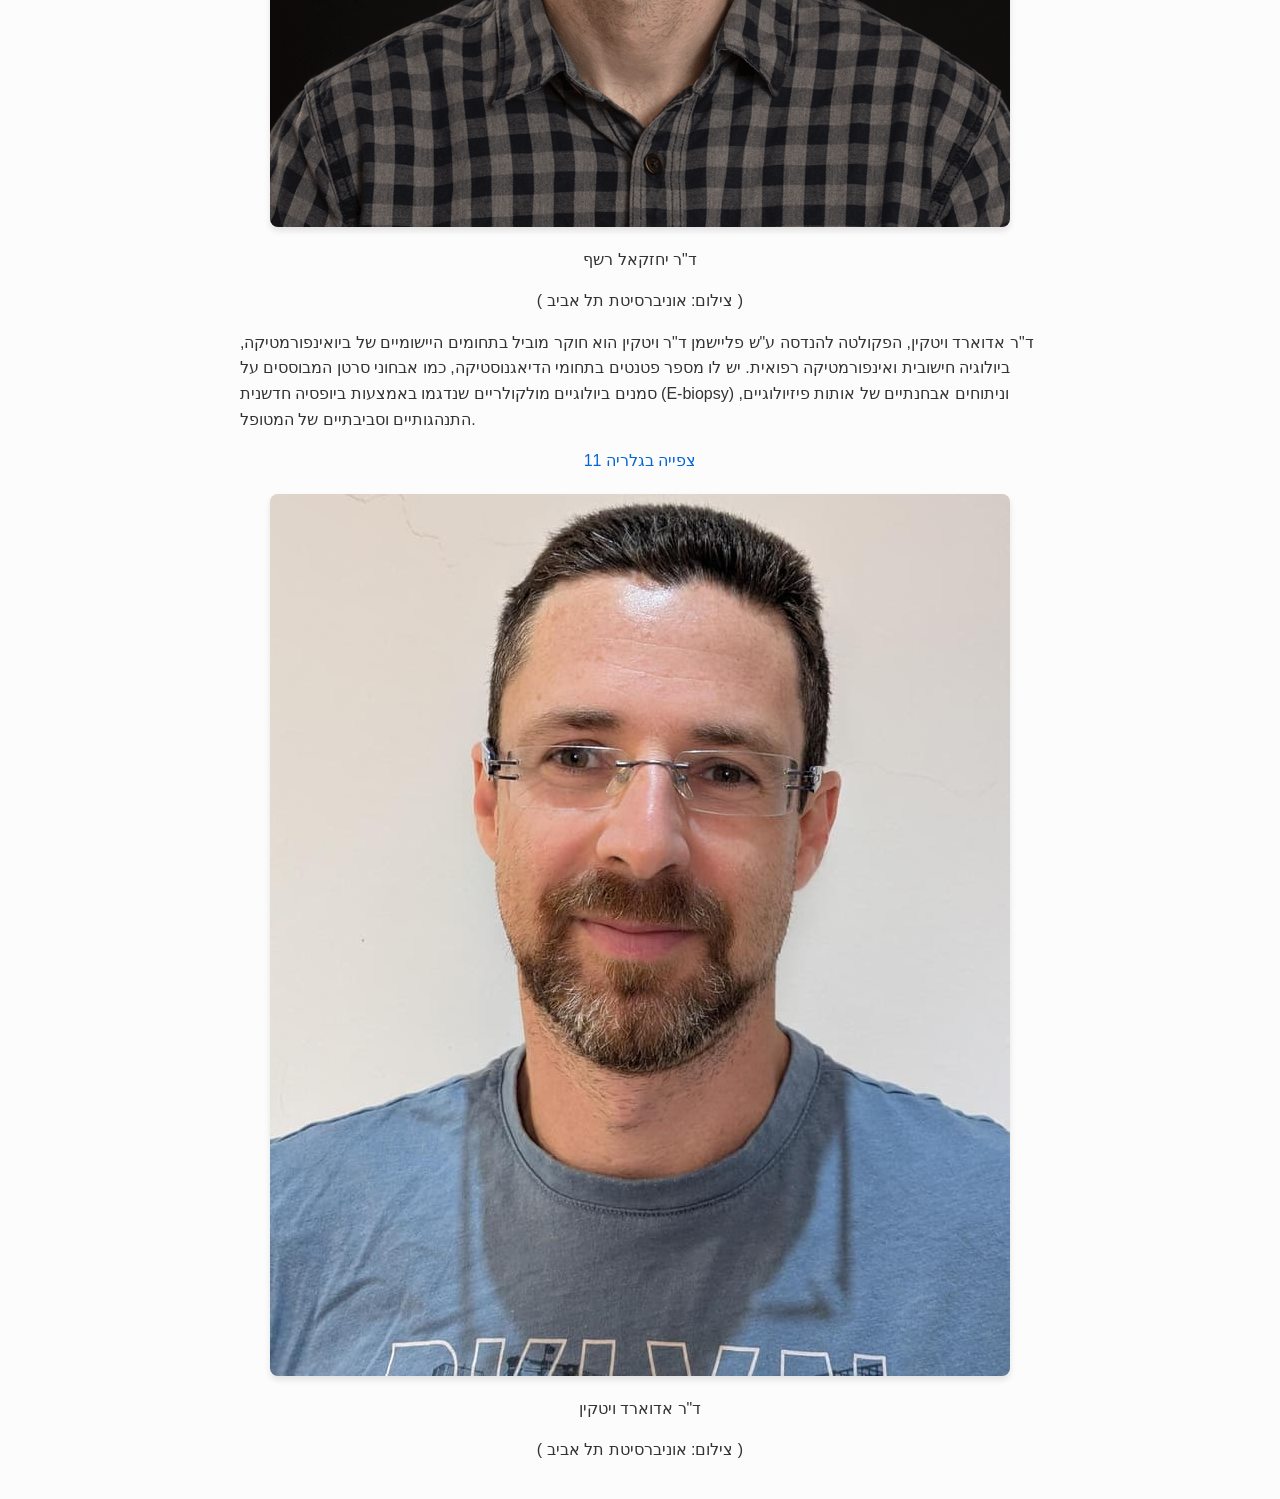
<file: edwardvitkin/innews/10-חוקרים-מאוניברסיטת-תל-אביב-נבחרו-לאקדמיה-הלאומית-לממציאים-של-ארהב/index.html>
<!DOCTYPE html>
<html lang="en">
<head>
    <meta charset="utf-8">
    <meta name="viewport" content="width=device-width, initial-scale=1.0">
    <title>10 חוקרים מאוניברסיטת תל אביב נבחרו לאקדמיה הלאומית לממציאים של ארה"ב</title>
    <style>
        body {
            font-family: -apple-system, BlinkMacSystemFont, "Segoe UI", Roboto, Helvetica, Arial, sans-serif;
            line-height: 1.6;
            color: #333;
            max-width: 800px;
            margin: 0 auto;
            padding: 20px;
            background-color: #fcfcfc;
        }
        h1 {
            color: #111;
        }
        img {
            max-width: 100%;
            height: auto;
            display: block;
            margin: 20px auto;
            border-radius: 8px;
            box-shadow: 0 4px 6px rgba(0,0,0,0.1);
        }
        figure { 
            margin: 0; 
            text-align: center;
        }
        figcaption {
            font-size: 0.9em;
            color: #666;
            margin-top: 8px;
        }
        a {
            color: #0366d6;
            text-decoration: none;
        }
        a:hover {
            text-decoration: underline;
        }
        pre, code {
            background-color: #f6f8fa;
            border-radius: 6px;
            padding: 0.2em 0.4em;
        }
        pre {
            padding: 16px;
            overflow: auto;
        }
    </style>
</head>
<body>
    <h1>10 חוקרים מאוניברסיטת תל אביב נבחרו לאקדמיה הלאומית לממציאים של ארה"ב</h1>
    <html>
 <body>
  <div>
   <div data-contents="true">
    <div class="text_editor_paragraph rtl" data-block="true" data-editor="62ck5" data-offset-key="cvddc-0-0">
     <p class="public-DraftStyleDefault-block public-DraftStyleDefault-rtl" data-offset-key="cvddc-0-0">
      <span data-offset-key="cvddc-0-0">
       <span data-text="true">
        האקדמיה הלאומית לממציאים של ארה"ב (United States National Academy of Inventors) (NAI) הודיעה על מינויים של עשרה חוקרים מאוניברסיטת תל אביב לדרגת חבר בכיר באקדמיה לשנת 2026. המינוי לדרגת חבר בכיר באקדמיה הלאומית לממציאים של ארה"ב היא דרגה יוקרתית, המוענקת לחוקרים פעילים שהובילו פיתוחים וחדשנות בעלי השפעה ממשית על החברה.
       </span>
      </span>
     </p>
    </div>
    <div class="text_editor_paragraph rtl" data-block="true" data-editor="62ck5" data-offset-key="8e8tb-0-0">
     <p class="public-DraftStyleDefault-block public-DraftStyleDefault-rtl" data-offset-key="8e8tb-0-0">
      <span data-offset-key="8e8tb-0-0">
       <span data-text="true">
        התואר מוענק למדענים ולאנשי אקדמיה שתרמו תרומה משמעותית באמצעות מחקר פורץ דרך, פיתוח פטנטים והפיכת רעיונות מדעיים ליישומים מעשיים. חברי התוכנית הם חלק מקהילה בינלאומית של מאות חוקרים מובילים, אשר עבודתם משלבת מצוינות מדעית עם חדשנות יישומית, רישוי טכנולוגיות והעברת ידע מהאקדמיה אל התעשייה והחברה. מעבר להכרה בהישגיהם, חברים בכירים באקדמיה הלאומית לממציאים של ארה"ב מהווים מודל והשראה לדורות הבאים של חוקרים וממציאים, הפועלים לקידום מדע, טכנולוגיה וחדשנות לטובת הציבור.
       </span>
      </span>
     </p>
    </div>
    <figure contenteditable="false" data-block="true" data-editor="62ck5" data-offset-key="8rufo-0-0">
     <div class="ArticleImageComponenta full_wide firstImageInArticle firstImageInArticleBody">
      <a aria-label="open article gallery" class="gelleryOpener" data-image-id="ArticleImageData.r1lqAcNIi11l" id="image_ArticleImageData.r1lqAcNIi11l">
       <p class="galleryCounterExpand">
        <span class="numOfImg">
         11
        </span>
        צפייה בגלריה
       </p>
       <p aria-hidden="true" class="expand">
       </p>
       <img alt='אוניברסיטת ת"א ' aria-hidden="false" id="ReduxEditableImage_ArticleImageData.r1lqAcNIi11l" src="images/S1OlfKRjn_0_0_1000_562_0_x-large.jpg" title='אוניברסיטת ת"א  (צילום: Roman Yanushevsky, shutterstock) '/>
      </a>
      <span class="mobileView">
      </span>
      <div class="ImageDetails">
       <p class="ImageCaption">
        <span class="" contenteditable="false" disabled="">
         אוניברסיטת ת"א
        </span>
       </p>
       <p class="ImageCredit">
        (
        <span class="" contenteditable="false" disabled="">
         צילום: Roman Yanushevsky, shutterstock
        </span>
        )
       </p>
      </div>
     </div>
    </figure>
    <div class="text_editor_paragraph rtl" data-block="true" data-editor="62ck5" data-offset-key="1i146-0-0">
     <p class="public-DraftStyleDefault-block public-DraftStyleDefault-rtl" data-offset-key="1i146-0-0">
      <span data-offset-key="1i146-0-0">
       <span data-text="true">
        האקדמיה הלאומית לממציאים של ארה"ב מונה מעל ל-2,250 חברים, מתוכם 945 חברים בכירים. השנה נוספו לאקדמיה 82 חברים בכירים מרחבי העולם, מתוכם עשרה מאוניברסיטת תל אביב. האקדמיה הלאומית לממציאים של ארה"ב הוקמה בשנת 2010 על מנת לתת במה ולקדם המצאות שיכולות להיות מוגנות בפטנט בארה"ב.
       </span>
      </span>
     </p>
    </div>
    <div class="text_editor_paragraph rtl" data-block="true" data-editor="62ck5" data-offset-key="e4mc4-0-0">
     <p class="public-DraftStyleDefault-block public-DraftStyleDefault-rtl" data-offset-key="e4mc4-0-0">
      <span data-offset-key="e4mc4-0-0">
       <span data-text="true">
        החוקרים והחוקרות שנבחרו כחברים בכירים באקדמיה לאומית לממציאים של ארה"ב לשנת 2026:
       </span>
      </span>
     </p>
    </div>
    <div class="text_editor_paragraph rtl" data-block="true" data-editor="62ck5" data-offset-key="djviq-0-0">
     <p class="public-DraftStyleDefault-block public-DraftStyleDefault-rtl" data-offset-key="djviq-0-0">
      <span data-offset-key="djviq-0-0">
       <span data-text="true">
        פרופ' דניאל אופן, הפקולטה לרפואה ומדעי הבריאות ע"ש גריי ומכון פלסנשטיין
       </span>
      </span>
      <span data-offset-key="djviq-0-1">
       <span data-text="true">
        פרופ' אופן הוא חוקר מוביל ופורץ דרך בתחום מדעי המוח. במחקריו הוא מתמקד בפיתוח טיפולים מבוססי תאים וגנים למחלות של מערכת העצבים. הפטנטים שלו שימשו מנוע צמיחה להקמתן של חברות ביוטק חדשניות בתחום הנוירולוגיה ובהן  BrainStorm Cell Therapeutics, NurExone Biologic, ExoNavis ואחרות.
       </span>
      </span>
     </p>
    </div>
    <figure contenteditable="false" data-block="true" data-editor="62ck5" data-offset-key="b4f70-0-0">
     <div class="ArticleImageComponenta full_wide">
      <a aria-label="open article gallery" class="gelleryOpener" data-image-id="ArticleImageData.rygA8AVUsZl" id="image_ArticleImageData.rygA8AVUsZl">
       <p class="galleryCounterExpand">
        <span class="numOfImg">
         11
        </span>
        צפייה בגלריה
       </p>
       <p aria-hidden="true" class="expand">
       </p>
       <img alt="פרופ' דניאל אופן" aria-hidden="false" id="ReduxEditableImage_ArticleImageData.rygA8AVUsZl" src="images/Bk5fCN8sZe_0_0_436_341_0_x-large.jpg" title="פרופ' דניאל אופן (צילום: ליאור טובול) "/>
      </a>
      <span class="mobileView">
      </span>
      <div class="ImageDetails">
       <p class="ImageCaption">
        <span class="" contenteditable="false" disabled="">
         פרופ' דניאל אופן
        </span>
       </p>
       <p class="ImageCredit">
        (
        <span class="" contenteditable="false" disabled="">
         צילום: ליאור טובול
        </span>
        )
       </p>
      </div>
     </div>
    </figure>
    <div class="text_editor_paragraph rtl" data-block="true" data-editor="62ck5" data-offset-key="7vmbd-0-0">
     <p class="public-DraftStyleDefault-block public-DraftStyleDefault-rtl" data-offset-key="7vmbd-0-0">
      <span data-offset-key="7vmbd-0-0">
       <span data-text="true">
        פרופ' נועם שומרון, הפקולטה לרפואה ומדעי הבריאות ע"ש גריי
       </span>
      </span>
      <span data-offset-key="7vmbd-0-1">
       <span data-text="true">
        פרופ' שומרון הוא חוקר מוביל בתחומו, ראש המעבדה לגנומיקה יישומית ובריאות דיגיטלית, אשר מתמקד במחקריו באנליזה גנטית של מחלות בני אדם. במחקריו משלב פרופ' שומרון כלים של בינה מלאכותית ולמידת מכונה עם מיפוי גנומי. מחקריו הובילו לפרויקטים יישומיים רבים ביניהם חברת Variantyx המבצעת בדיקות כלל גנומיות בשוק העולמי, חברת Identifai Genetics, המאפשרת בדיקה גנטית רחבה ביותר לעובר בשליש הראשון של ההיריון באמצעות בדיקת דם האם, הסטראטאפ EVerly Bio המעניק מענה לטיפול פוריות מותאם למטופלים, חברת MariposAI המנתחת מידע רב על חולות סרטן שד לצורך אפיון טיפולים חכמים יותר, חברת Gotsho המארגנת מידע רפואי ומאפשרת שאילתות באמצעות בינה מלאכותית, וחברת 4nZOK  המסייעת בבדיקות פורנזיות בשטח.
       </span>
      </span>
     </p>
    </div>
    <figure contenteditable="false" data-block="true" data-editor="62ck5" data-offset-key="f0121-0-0">
     <div class="ArticleImageComponenta full_wide">
      <a aria-label="open article gallery" class="gelleryOpener" data-image-id="ArticleImageData.B1xx11CVUiZg" id="image_ArticleImageData.B1xx11CVUiZg">
       <p class="galleryCounterExpand">
        <span class="numOfImg">
         11
        </span>
        צפייה בגלריה
       </p>
       <p aria-hidden="true" class="expand">
       </p>
       <img alt="פרופ' נועם שומרון" aria-hidden="false" id="ReduxEditableImage_ArticleImageData.B1xx11CVUiZg" src="images/rJDo6ELjbx_0_0_839_1037_0_x-large.jpg" title="פרופ' נועם שומרון (צילום: עידן מלכה) "/>
      </a>
      <span class="mobileView">
      </span>
      <div class="ImageDetails">
       <p class="ImageCaption">
        <span class="" contenteditable="false" disabled="">
         פרופ' נועם שומרון
        </span>
       </p>
       <p class="ImageCredit">
        (
        <span class="" contenteditable="false" disabled="">
         צילום: עידן מלכה
        </span>
        )
       </p>
      </div>
     </div>
    </figure>
    <div class="text_editor_paragraph rtl" data-block="true" data-editor="62ck5" data-offset-key="adsl3-0-0">
     <p class="public-DraftStyleDefault-block public-DraftStyleDefault-rtl" data-offset-key="adsl3-0-0">
      <span data-offset-key="adsl3-0-0">
       <span data-text="true">
        פרופ' עדי ברזל, בית הספר לנוירוביולוגיה, ביוכימיה וביופיזיקה, הפקולטה למדעי החיים
       </span>
      </span>
      <span data-offset-key="adsl3-0-1">
       <span data-text="true">
        פרופ' ברזל הוא חוקר מוביל בתחום הביולוגיה המולקולרית וההנדסה גנטית. במחקרו הוא מתמקד בחקר הריפוי הגני באמצעות וקטורים ויראליים. פרופ' ברזל משתמש במחקריו בעריכת גנום מדויקת, כלומר שינוי ממוקד של ה-DNA בתאים, במטרה לפתח טיפולים יעילים ובטוחים למחלות שונות. במעבדתו מפתח פרופ' ברזל טיפולים חדשניים לנגיף ה-HIV  טיפול בסרטן באמצעות אימונותרפיה וכן גישות חדשות לטיפול במחלות אוטואימוניות.
       </span>
      </span>
     </p>
    </div>
    <figure contenteditable="false" data-block="true" data-editor="62ck5" data-offset-key="8ujk-0-0">
     <div class="ArticleImageComponenta full_wide">
      <a aria-label="open article gallery" class="gelleryOpener" data-image-id="ArticleImageData.HJeR1p4LsWg" id="image_ArticleImageData.HJeR1p4LsWg">
       <p class="galleryCounterExpand">
        <span class="numOfImg">
         11
        </span>
        צפייה בגלריה
       </p>
       <p aria-hidden="true" class="expand">
       </p>
       <img alt="פרופ' עדי ברזל" aria-hidden="false" id="ReduxEditableImage_ArticleImageData.HJeR1p4LsWg" src="images/S1AonEUoZe_0_0_2959_2999_0_x-large.jpg" title="פרופ' עדי ברזל (צילום: אוניברסיטת תל אביב) "/>
      </a>
      <span class="mobileView">
      </span>
      <div class="ImageDetails">
       <p class="ImageCaption">
        <span class="" contenteditable="false" disabled="">
         פרופ' עדי ברזל
        </span>
       </p>
       <p class="ImageCredit">
        (
        <span class="" contenteditable="false" disabled="">
         צילום: אוניברסיטת תל אביב
        </span>
        )
       </p>
      </div>
     </div>
    </figure>
    <div class="text_editor_paragraph rtl" data-block="true" data-editor="62ck5" data-offset-key="7aboj-0-0">
     <p class="public-DraftStyleDefault-block public-DraftStyleDefault-rtl" data-offset-key="7aboj-0-0">
      <span data-offset-key="7aboj-0-0">
       <span data-text="true">
        פרופ' ורד פדלר-קרוואני, בית הספר למחקר ביו-רפואי ולחקר הסרטן ע"ש שמוניס, הפקולטה למדעי החיים
       </span>
      </span>
      <span data-offset-key="7aboj-0-1">
       <span data-text="true">
        פרופ' פדלר-קרוואני היא חוקרת פורצת דרך בתחום הגליקוביולוגיה ומכהנת כסגנית הנשיא באגודה הישראלית לאימונולוגיה. במחקרה פרופ' פדלר-קרוואני מובילה מחקר חדשני בתחום הקשר בין מערכת החיסון לשרשראות סוכר המוצגות על פני התאים. עבודתה שופכת אור על האופן שבו מערכת החיסון מזהה מחלות דרך הציפוי הסוכרי השונה בתאים החולים, ומובילה לפיתוח בדיקות וטיפולים חדשניים בסרטן, במחלות דלקתיות ואוטואימוניות, ובמחלות לב, וכן לפיתוח טכנולוגיות להפחתת דלקת ותגובות חיסוניות מזיקות, במטרה לשפר את איכות חייהם של חולים.
       </span>
      </span>
     </p>
    </div>
    <figure contenteditable="false" data-block="true" data-editor="62ck5" data-offset-key="6fern-0-0">
     <div class="ArticleImageComponenta full_wide">
      <a aria-label="open article gallery" class="gelleryOpener" data-image-id="ArticleImageData.SylLDCELs11x" id="image_ArticleImageData.SylLDCELs11x">
       <p class="galleryCounterExpand">
        <span class="numOfImg">
         11
        </span>
        צפייה בגלריה
       </p>
       <p aria-hidden="true" class="expand">
       </p>
       <img alt="פרופ' ורד פדלר קרוואני" aria-hidden="false" id="ReduxEditableImage_ArticleImageData.SylLDCELs11x" src="images/HklqMC4LsWe_0_0_3000_2000_0_x-large.jpg" title="פרופ' ורד פדלר קרוואני (צילום: אוניברסיטת תל אביב) "/>
      </a>
      <span class="mobileView">
      </span>
      <div class="ImageDetails">
       <p class="ImageCaption">
        <span class="" contenteditable="false" disabled="">
         פרופ' ורד פדלר קרוואני
        </span>
       </p>
       <p class="ImageCredit">
        (
        <span class="" contenteditable="false" disabled="">
         צילום: אוניברסיטת תל אביב
        </span>
        )
       </p>
      </div>
     </div>
    </figure>
    <div class="text_editor_paragraph rtl" data-block="true" data-editor="62ck5" data-offset-key="8nm0j-0-0">
     <p class="public-DraftStyleDefault-block public-DraftStyleDefault-rtl" data-offset-key="8nm0j-0-0">
      <span data-offset-key="8nm0j-0-0">
       <span data-text="true">
        פרופ' נדב כהן, ביה"ס למדעי המחשב והבינה המלאכותית ע"ש בלווטניק, מרכז TAD ל-AI ומדעי הנתונים
       </span>
      </span>
      <span data-offset-key="8nm0j-0-1">
       <span data-text="true">
        פרופ' נדב כהן הוא חוקר פורץ דרך שמתמקד במחקרו ביסודות תיאורטיים ואלגוריתמיים של בינה מלאכותית. בפרט, פרופ' כהן מפתח תיאוריה מתמטית ואלגוריתמים ייחודיים עבור רשתות נוירונים מלאכותיות בבקרה. תרומות אלו מסבירות תופעות אמפיריות מסתוריות, ומניבות טכניקות פורצות דרך המקדמות בטיחות, חוסן ואמינות של בינה מלאכותית בעולם הפיסי (Physical AI).
       </span>
      </span>
     </p>
    </div>
    <figure contenteditable="false" data-block="true" data-editor="62ck5" data-offset-key="8gmj7-0-0">
     <div class="ArticleImageComponenta full_wide">
      <a aria-label="open article gallery" class="gelleryOpener" data-image-id="ArticleImageData.SJl5rpEIiWe" id="image_ArticleImageData.SJl5rpEIiWe">
       <p class="galleryCounterExpand">
        <span class="numOfImg">
         11
        </span>
        צפייה בגלריה
       </p>
       <p aria-hidden="true" class="expand">
       </p>
       <img alt="פרופ' נדב כהן" aria-hidden="false" id="ReduxEditableImage_ArticleImageData.SJl5rpEIiWe" src="images/r1lfMpVUjbl_0_0_2143_1916_0_x-large.jpg" title="פרופ' נדב כהן (צילום: אריק הואק) "/>
      </a>
      <span class="mobileView">
      </span>
      <div class="ImageDetails">
       <p class="ImageCaption">
        <span class="" contenteditable="false" disabled="">
         פרופ' נדב כהן
        </span>
       </p>
       <p class="ImageCredit">
        (
        <span class="" contenteditable="false" disabled="">
         צילום: אריק הואק
        </span>
        )
       </p>
      </div>
     </div>
    </figure>
    <div class="text_editor_paragraph rtl" data-block="true" data-editor="62ck5" data-offset-key="au60l-0-0">
     <p class="public-DraftStyleDefault-block public-DraftStyleDefault-rtl" data-offset-key="au60l-0-0">
      <span data-offset-key="au60l-0-0">
       <span data-text="true">
        פרופ' נחום קריתי, הפקולטה להנדסה ע"ש פליישמן
       </span>
      </span>
      <span data-offset-key="au60l-0-1">
       <span data-text="true">
        פרופ' קריתי הוא חוקר בכיר בביה"ס להנדסת חשמל, מוביל בתחומו, המתמקד במחקרו בעיבוד ופיענוח ממוחשב של תמונות רפואיות בשילוב AI, ראיה ממוחשבת וחישה תלת-ממדית. מחקרו בתחום העיבוד של תמונות רפואיות מכוון ליישומים קליניים, כגון גילוי מוקדם של סרטן ריאות באמצעות CT בקרינה אולטרה-נמוכה, האצת גילויים אגביים בתמונות MRI ו-CT,  דימות דנטלי מתקדם ומדידת אורך של פגים ללא מגע.
       </span>
      </span>
     </p>
    </div>
    <figure contenteditable="false" data-block="true" data-editor="62ck5" data-offset-key="1asbp-0-0">
     <div class="ArticleImageComponenta full_wide">
      <a aria-label="open article gallery" class="gelleryOpener" data-image-id="ArticleImageData.Syg00yaVLibe" id="image_ArticleImageData.Syg00yaVLibe">
       <p class="galleryCounterExpand">
        <span class="numOfImg">
         11
        </span>
        צפייה בגלריה
       </p>
       <p aria-hidden="true" class="expand">
       </p>
       <img alt="פרופ' נחום קריתי" aria-hidden="false" id="ReduxEditableImage_ArticleImageData.Syg00yaVLibe" src="images/HkxCjnVLsbl_0_0_1209_1403_0_x-large.jpg" title="פרופ' נחום קריתי (צילום: אוניברסיטת תל אביב) "/>
      </a>
      <span class="mobileView">
      </span>
      <div class="ImageDetails">
       <p class="ImageCaption">
        <span class="" contenteditable="false" disabled="">
         פרופ' נחום קריתי
        </span>
       </p>
       <p class="ImageCredit">
        (
        <span class="" contenteditable="false" disabled="">
         צילום: אוניברסיטת תל אביב
        </span>
        )
       </p>
      </div>
     </div>
    </figure>
    <div class="text_editor_paragraph rtl" data-block="true" data-editor="62ck5" data-offset-key="1u469-0-0">
     <p class="public-DraftStyleDefault-block public-DraftStyleDefault-rtl" data-offset-key="1u469-0-0">
      <span data-offset-key="1u469-0-0">
       <span data-text="true">
        פרופ' זהר יוסיבאש, סגן דקאן לבינלאומיות בפקולטה להנדסה ע"ש פליישמן
       </span>
      </span>
      <span data-offset-key="1u469-0-1">
       <span data-text="true">
        פרופ' יוסיבאש מופקד הקתדרה למכניקה חישובית וביומכאניקה ניסויית וראש המעבדה לחדשנות בין-תחומית בתחום בריאות העצם בבית החולים איכילוב. במחקריו הוא מתמקד במכניקת השבר, ובביומכניקה של עצמות ועורקים תוך סינרגיה בין עולם התוכן ההנדסי ויישומים קליניים, לצד מחקרים אנליטיים ופיתוח תוכנה הנדסית. פרופ' יוסיבאש ומעבדתו פיתחו מערכת ממוחשבת מותאמת אישית החוזה את הסיכון לשבר בעצמות ירך בחולי סרטן וחברת פקסימיו שהוקמה על ידו ממשיכה בפיתוחים קליניים לאנליזות עצמות מנתונים קליניים.
       </span>
      </span>
     </p>
    </div>
    <figure contenteditable="false" data-block="true" data-editor="62ck5" data-offset-key="dfmee-0-0">
     <div class="ArticleImageComponenta full_wide">
      <a aria-label="open article gallery" class="gelleryOpener" data-image-id="ArticleImageData.ByxFS24Ujbg" id="image_ArticleImageData.ByxFS24Ujbg">
       <p class="galleryCounterExpand">
        <span class="numOfImg">
         11
        </span>
        צפייה בגלריה
       </p>
       <p aria-hidden="true" class="expand">
       </p>
       <img alt="פרופ' זהר יוסיבאש" aria-hidden="false" id="ReduxEditableImage_ArticleImageData.ByxFS24Ujbg" src="images/B1gfZj4Ij11l_0_0_2225_2392_0_x-large.jpg" title="פרופ' זהר יוסיבאש (צילום: יעל צור) "/>
      </a>
      <span class="mobileView">
      </span>
      <div class="ImageDetails">
       <p class="ImageCaption">
        <span class="" contenteditable="false" disabled="">
         פרופ' זהר יוסיבאש
        </span>
       </p>
       <p class="ImageCredit">
        (
        <span class="" contenteditable="false" disabled="">
         צילום: יעל צור
        </span>
        )
       </p>
      </div>
     </div>
    </figure>
    <div class="text_editor_paragraph rtl" data-block="true" data-editor="62ck5" data-offset-key="fn02s-0-0">
     <p class="public-DraftStyleDefault-block public-DraftStyleDefault-rtl" data-offset-key="fn02s-0-0">
      <span data-offset-key="fn02s-0-0">
       <span data-text="true">
        פרופ' תמיר טולר, הפקולטה להנדסה ע"ש פליישמן
       </span>
      </span>
      <span data-offset-key="fn02s-0-1">
       <span data-text="true">
        פרופ' טולר הוא חוקר פורץ דרך בתחום ההנדסה התוך תאית, מופקד הקתדרה לביולוגיה סינתטית חישובית. הוא המייסד והמדריך הראשי של התוכנית הבינלאומית למכונות מהונדסות גנטית (iGEM) באוניברסיטת תל אביב. במחקריו משלב פרופ' טולר מידול ביו-פיזיקלי, ביו-אינפורמטיקה, למידת מכונה (כולל למידה עמוקה), ואלגוריתמיקה על מנת לפתח פתרונות לבעיות ביוטכנולוגיות ורפואיות שונות. בין השאר במעבדת טולר מפתחים חיסונים ויראליים, טיפולים חדשניים לסרטן, ביו-סנסורים, ואסטרטגיות לייעול ייצור ביוטכנולוגי. הטכנולוגיה של חברת החלב המתורבת הישראלית אימג'נדרי, שקיבלה ב2024 אישור של הFDA, מבוססת בין השאר על פיתוחים  מהמעבדה של פרופ' תמיר טולר.
       </span>
      </span>
     </p>
    </div>
    <figure contenteditable="false" data-block="true" data-editor="62ck5" data-offset-key="724bf-0-0">
     <div class="ArticleImageComponenta full_wide">
      <a aria-label="open article gallery" class="gelleryOpener" data-image-id="ArticleImageData.S1egH64IsWg" id="image_ArticleImageData.S1egH64IsWg">
       <p class="galleryCounterExpand">
        <span class="numOfImg">
         11
        </span>
        צפייה בגלריה
       </p>
       <p aria-hidden="true" class="expand">
       </p>
       <img alt="פרופ' תמיר טולר" aria-hidden="false" id="ReduxEditableImage_ArticleImageData.S1egH64IsWg" src="images/r1zzaNUoZl_0_0_2400_1600_0_x-large.jpg" title="פרופ' תמיר טולר (צילום: אוניברסיטת תל אביב) "/>
      </a>
      <span class="mobileView">
      </span>
      <div class="ImageDetails">
       <p class="ImageCaption">
        <span class="" contenteditable="false" disabled="">
         פרופ' תמיר טולר
        </span>
       </p>
       <p class="ImageCredit">
        (
        <span class="" contenteditable="false" disabled="">
         צילום: אוניברסיטת תל אביב
        </span>
        )
       </p>
      </div>
     </div>
    </figure>
    <div class="text_editor_paragraph rtl" data-block="true" data-editor="62ck5" data-offset-key="kl84-0-0">
     <p class="public-DraftStyleDefault-block public-DraftStyleDefault-rtl" data-offset-key="kl84-0-0">
      <span data-offset-key="kl84-0-0">
       <span data-text="true">
        ד"ר יחזקאל רשף, הפקולטה להנדסה ע"ש פליישמן ומוזיאון הטבע ע"ש שטיינהרדט
       </span>
      </span>
      <span data-offset-key="kl84-0-1">
       <span data-text="true">
        ד"ר רשף הוא חוקר מוביל בתחום הבינה המלאכותית ומדעי הנתונים באקולוגיה וסביבה. מחקריו מתמקדים בנוסף בהיבטים חשובים חברתית של מערכות חכמות ובהם הוגנות, פרטיות, ואמינות. המצאותיו של ד״ר רשף כוללות עשרות פטנטים בתחום של יישומי אינטליגנציה מלאכותית במגזר הפיננסי, אשר חלקם מוטמעים כיום במוצרים המשרתים כ-100 מיליון לקוחות ברחבי העולם.
       </span>
      </span>
     </p>
    </div>
    <figure contenteditable="false" data-block="true" data-editor="62ck5" data-offset-key="4mke1-0-0">
     <div class="ArticleImageComponenta full_wide">
      <a aria-label="open article gallery" class="gelleryOpener" data-image-id="ArticleImageData.SJlWInELj11l" id="image_ArticleImageData.SJlWInELj11l">
       <p class="galleryCounterExpand">
        <span class="numOfImg">
         11
        </span>
        צפייה בגלריה
       </p>
       <p aria-hidden="true" class="expand">
       </p>
       <img alt='ד"ר יחזקאל רשף' aria-hidden="false" id="ReduxEditableImage_ArticleImageData.SJlWInELj11l" src="images/HyGWjNUjZg_0_0_1106_1140_0_x-large.jpg" title='ד"ר יחזקאל רשף (צילום: אוניברסיטת תל אביב) '/>
      </a>
      <span class="mobileView">
      </span>
      <div class="ImageDetails">
       <p class="ImageCaption">
        <span class="" contenteditable="false" disabled="">
         ד"ר יחזקאל רשף
        </span>
       </p>
       <p class="ImageCredit">
        (
        <span class="" contenteditable="false" disabled="">
         צילום: אוניברסיטת תל אביב
        </span>
        )
       </p>
      </div>
     </div>
    </figure>
    <div class="text_editor_paragraph rtl" data-block="true" data-editor="62ck5" data-offset-key="e669e-0-0">
     <p class="public-DraftStyleDefault-block public-DraftStyleDefault-rtl" data-offset-key="e669e-0-0">
      <span data-offset-key="e669e-0-0">
       <span data-text="true">
        ד"ר אדוארד ויטקין, הפקולטה להנדסה ע"ש פליישמן
       </span>
      </span>
      <span data-offset-key="e669e-0-1">
       <span data-text="true">
        ד"ר ויטקין הוא חוקר מוביל בתחומים היישומיים של ביואינפורמטיקה, ביולוגיה חישובית ואינפורמטיקה רפואית. יש לו מספר פטנטים בתחומי הדיאגנוסטיקה, כמו אבחוני סרטן המבוססים על סמנים ביולוגיים מולקולריים שנדגמו באמצעות ביופסיה חדשנית (E-biopsy) וניתוחים אבחנתיים של אותות פיזיולוגיים, התנהגותיים וסביבתיים של המטופל.
       </span>
      </span>
     </p>
    </div>
    <figure contenteditable="false" data-block="true" data-editor="62ck5" data-offset-key="6jvgr-0-0">
     <div class="ArticleImageComponenta full_wide">
      <a aria-label="open article gallery" class="gelleryOpener" data-image-id="ArticleImageData.r1e1xC4Ljbx" id="image_ArticleImageData.r1e1xC4Ljbx">
       <p class="galleryCounterExpand">
        <span class="numOfImg">
         11
        </span>
        צפייה בגלריה
       </p>
       <p aria-hidden="true" class="expand">
       </p>
       <img alt='ד"ר אדוארד ויטקין' aria-hidden="false" id="ReduxEditableImage_ArticleImageData.r1e1xC4Ljbx" src="images/BkjsaEUj11g_0_0_2516_2999_0_x-large.jpg" title='ד"ר אדוארד ויטקין (צילום: אוניברסיטת תל אביב) '/>
      </a>
      <span class="mobileView">
      </span>
      <div class="ImageDetails">
       <p class="ImageCaption">
        <span class="" contenteditable="false" disabled="">
         ד"ר אדוארד ויטקין
        </span>
       </p>
       <p class="ImageCredit">
        (
        <span class="" contenteditable="false" disabled="">
         צילום: אוניברסיטת תל אביב
        </span>
        )
       </p>
      </div>
     </div>
    </figure>
   </div>
  </div>
 </body>
</html>

</body>
</html>
</file>
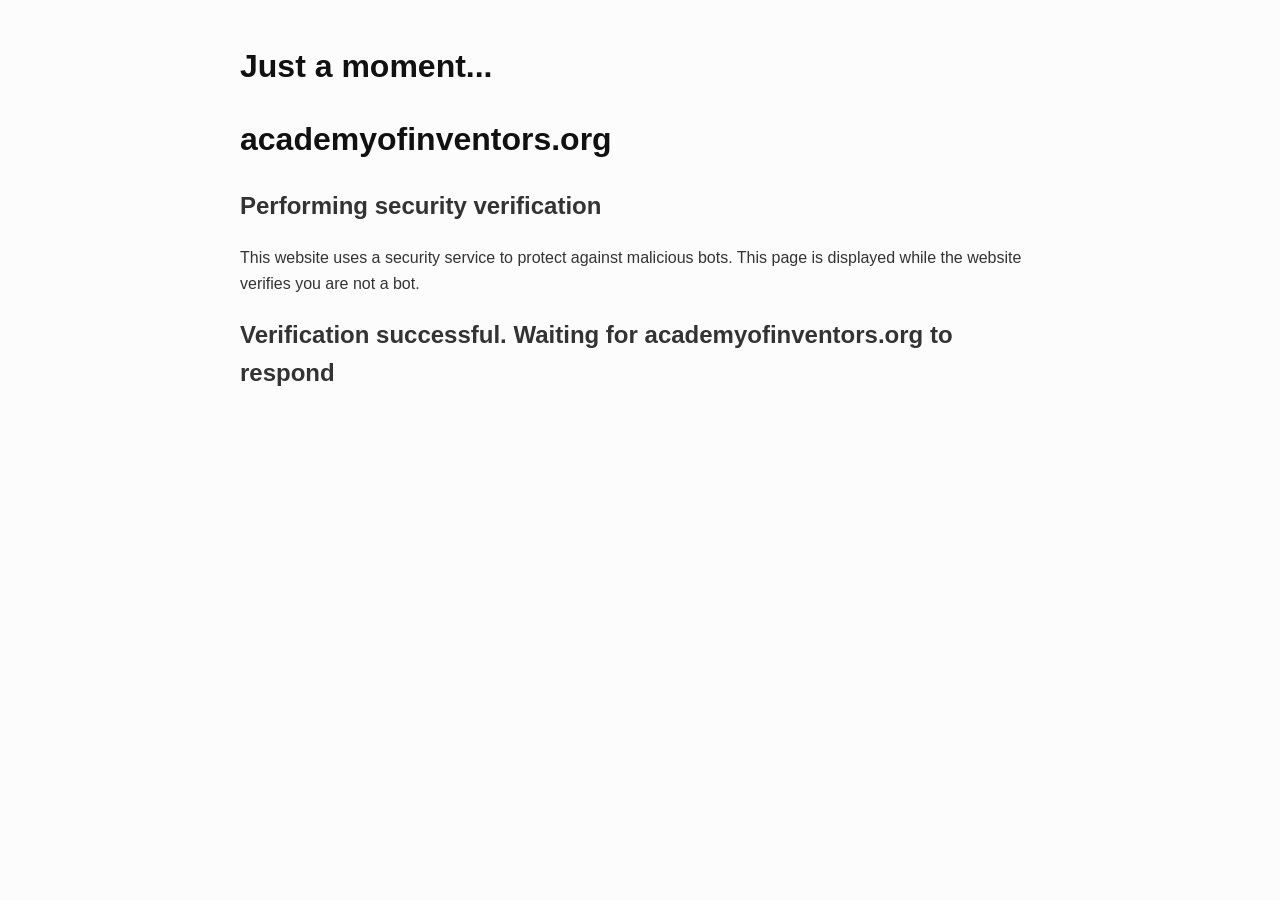
<file: edwardvitkin/innews/just-a-moment/index.html>
<!DOCTYPE html>
<html lang="en">
<head>
    <meta charset="utf-8">
    <meta name="viewport" content="width=device-width, initial-scale=1.0">
    <title>Just a moment...</title>
    <style>
        body {
            font-family: -apple-system, BlinkMacSystemFont, "Segoe UI", Roboto, Helvetica, Arial, sans-serif;
            line-height: 1.6;
            color: #333;
            max-width: 800px;
            margin: 0 auto;
            padding: 20px;
            background-color: #fcfcfc;
        }
        h1 {
            color: #111;
        }
        img {
            max-width: 100%;
            height: auto;
            display: block;
            margin: 20px auto;
            border-radius: 8px;
            box-shadow: 0 4px 6px rgba(0,0,0,0.1);
        }
        figure { 
            margin: 0; 
            text-align: center;
        }
        figcaption {
            font-size: 0.9em;
            color: #666;
            margin-top: 8px;
        }
        a {
            color: #0366d6;
            text-decoration: none;
        }
        a:hover {
            text-decoration: underline;
        }
        pre, code {
            background-color: #f6f8fa;
            border-radius: 6px;
            padding: 0.2em 0.4em;
        }
        pre {
            padding: 16px;
            overflow: auto;
        }
        
        /* Layout fixes for missing site-specific CSS */
        .galleryCounterExpand, .expand, .mobileView { 
            display: none !important; 
        }
        .ImageDetails {
            margin-top: 8px;
            font-size: 0.9em;
            color: #666;
        }
        .ImageDetails p {
            margin: 0;
            display: inline-block;
        }
        .ImageCaption {
            font-weight: bold;
            display: block !important;
            color: #444;
            margin-bottom: 4px !important;
        }
        .text_editor_paragraph p {
            margin: 0.5em 0;
        }
    </style>
</head>
<body>
    <h1>Just a moment...</h1>
    <html>
 <body>
  <div>
   <div class="main-content">
    <p class="ch-title-zone">
     <h1>
      academyofinventors.org
     </h1>
    </p>
    <h2 class="ch-title spacer-bottom" id="DvFkK8">
     Performing security verification
    </h2>
    <p class="ch-description spacer-top" id="NwsR5">
     This website uses a security service to protect against malicious bots. This page is displayed while the website verifies you are not a bot.
    </p>
    <p id="jQUQ8">
     <h2 class="spacer-top" id="challenge-success-text">
      Verification successful. Waiting for academyofinventors.org to respond
     </h2>
    </p>
    <noscript>
     <p class="h2">
      <span id="challenge-error-text">
       Enable JavaScript and cookies to continue
      </span>
     </p>
    </noscript>
   </div>
  </div>
 </body>
</html>

</body>
</html>
</file>
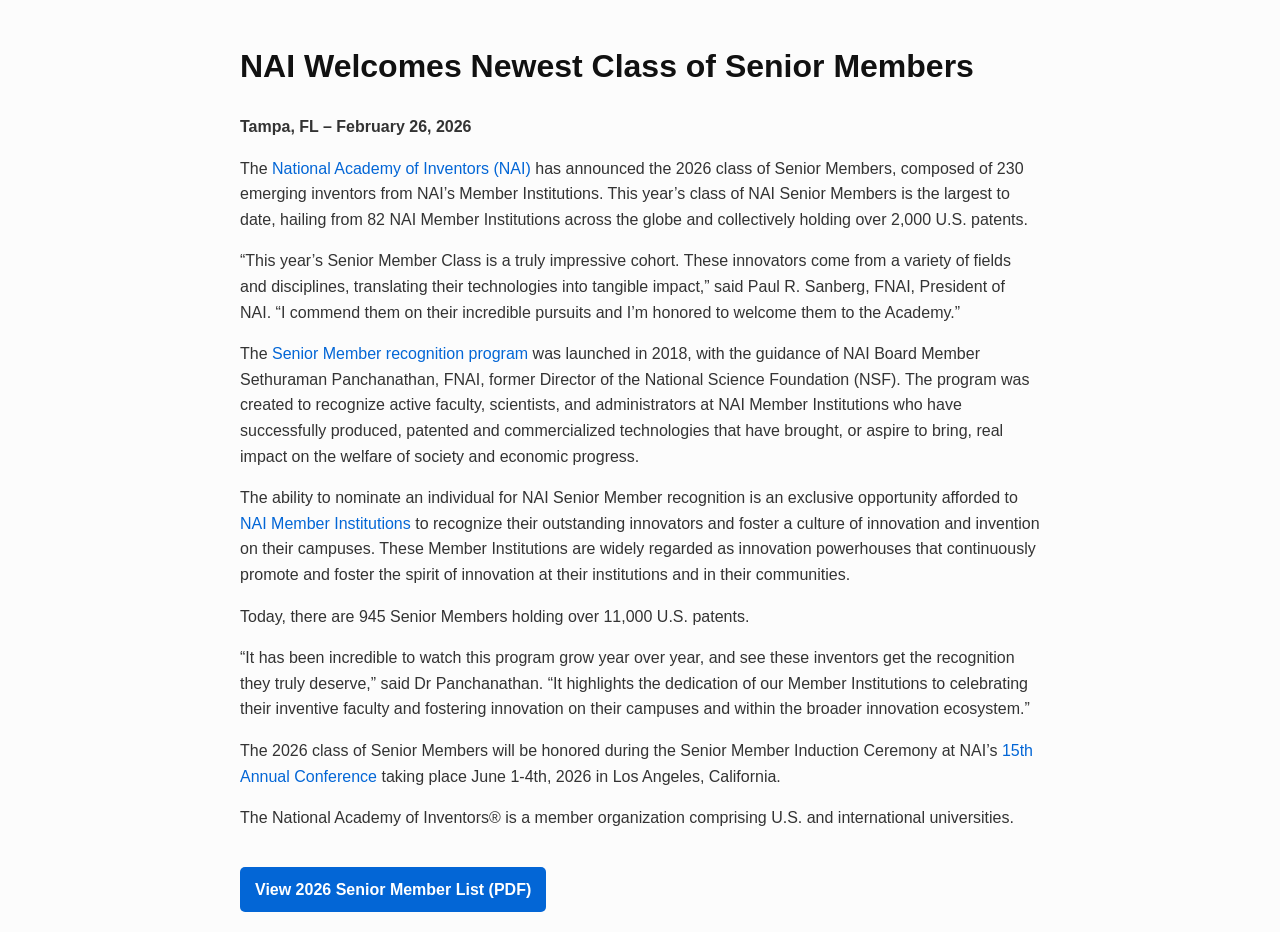
<file: edwardvitkin/innews/nai-welcomes-newest-class-of-senior-members/index.html>
<!DOCTYPE html>
<html lang="en">
<head>
    <meta charset="utf-8">
    <meta name="viewport" content="width=device-width, initial-scale=1.0">
    <title>NAI Welcomes Newest Class of Senior Members</title>
    <style>
        body { font-family: -apple-system, BlinkMacSystemFont, "Segoe UI", Roboto, Helvetica, Arial, sans-serif; line-height: 1.6; color: #333; max-width: 800px; margin: 0 auto; padding: 20px; background-color: #fcfcfc; }
        h1 { color: #111; }
        a { color: #0366d6; text-decoration: none; }
        a:hover { text-decoration: underline; }
        .pdf-link { display: inline-block; margin-top: 20px; padding: 10px 15px; background: #0366d6; color: white; border-radius: 5px; font-weight: bold; }
        .pdf-link:hover { text-decoration: none; background: #024b9c; }
    </style>
</head>
<body>
    <h1>NAI Welcomes Newest Class of Senior Members</h1>
    <p><strong>Tampa, FL – February 26, 2026</strong></p>
    <p>The <a href="https://academyofinventors.org/">National Academy of Inventors (NAI)</a> has announced the 2026 class of Senior Members, composed of 230 emerging inventors from NAI’s Member Institutions. This year’s class of NAI Senior Members is the largest to date, hailing from 82 NAI Member Institutions across the globe and collectively holding over 2,000 U.S. patents.</p>
    <p>“This year’s Senior Member Class is a truly impressive cohort. These innovators come from a variety of fields and disciplines, translating their technologies into tangible impact,” said Paul R. Sanberg, FNAI, President of NAI. “I commend them on their incredible pursuits and I’m honored to welcome them to the Academy.”</p>
    <p>The <a href="https://academyofinventors.org/about-the-senior-members-program/">Senior Member recognition program</a> was launched in 2018, with the guidance of NAI Board Member Sethuraman Panchanathan, FNAI, former Director of the National Science Foundation (NSF). The program was created to recognize active faculty, scientists, and administrators at NAI Member Institutions who have successfully produced, patented and commercialized technologies that have brought, or aspire to bring, real impact on the welfare of society and economic progress.</p>
    <p>The ability to nominate an individual for NAI Senior Member recognition is an exclusive opportunity afforded to <a href="https://academyofinventors.org/benefits-of-becoming-a-member-institution/">NAI Member Institutions</a> to recognize their outstanding innovators and foster a culture of innovation and invention on their campuses. These Member Institutions are widely regarded as innovation powerhouses that continuously promote and foster the spirit of innovation at their institutions and in their communities.</p>
    <p>Today, there are 945 Senior Members holding over 11,000 U.S. patents.</p>
    <p>“It has been incredible to watch this program grow year over year, and see these inventors get the recognition they truly deserve,” said Dr Panchanathan. “It highlights the dedication of our Member Institutions to celebrating their inventive faculty and fostering innovation on their campuses and within the broader innovation ecosystem.”</p>
    <p>The 2026 class of Senior Members will be honored during the Senior Member Induction Ceremony at NAI’s <a href="https://web.cvent.com/event/39e5f307-b5b3-45c2-a485-1f9bf2540dc4/summary">15th Annual Conference</a> taking place June 1-4th, 2026 in Los Angeles, California.</p>
    <p>The National Academy of Inventors® is a member organization comprising U.S. and international universities.</p>
    
    <a href="2026-Senior-Member-List.pdf" class="pdf-link" target="_blank">View 2026 Senior Member List (PDF)</a>
</body>
</html>
</file>
